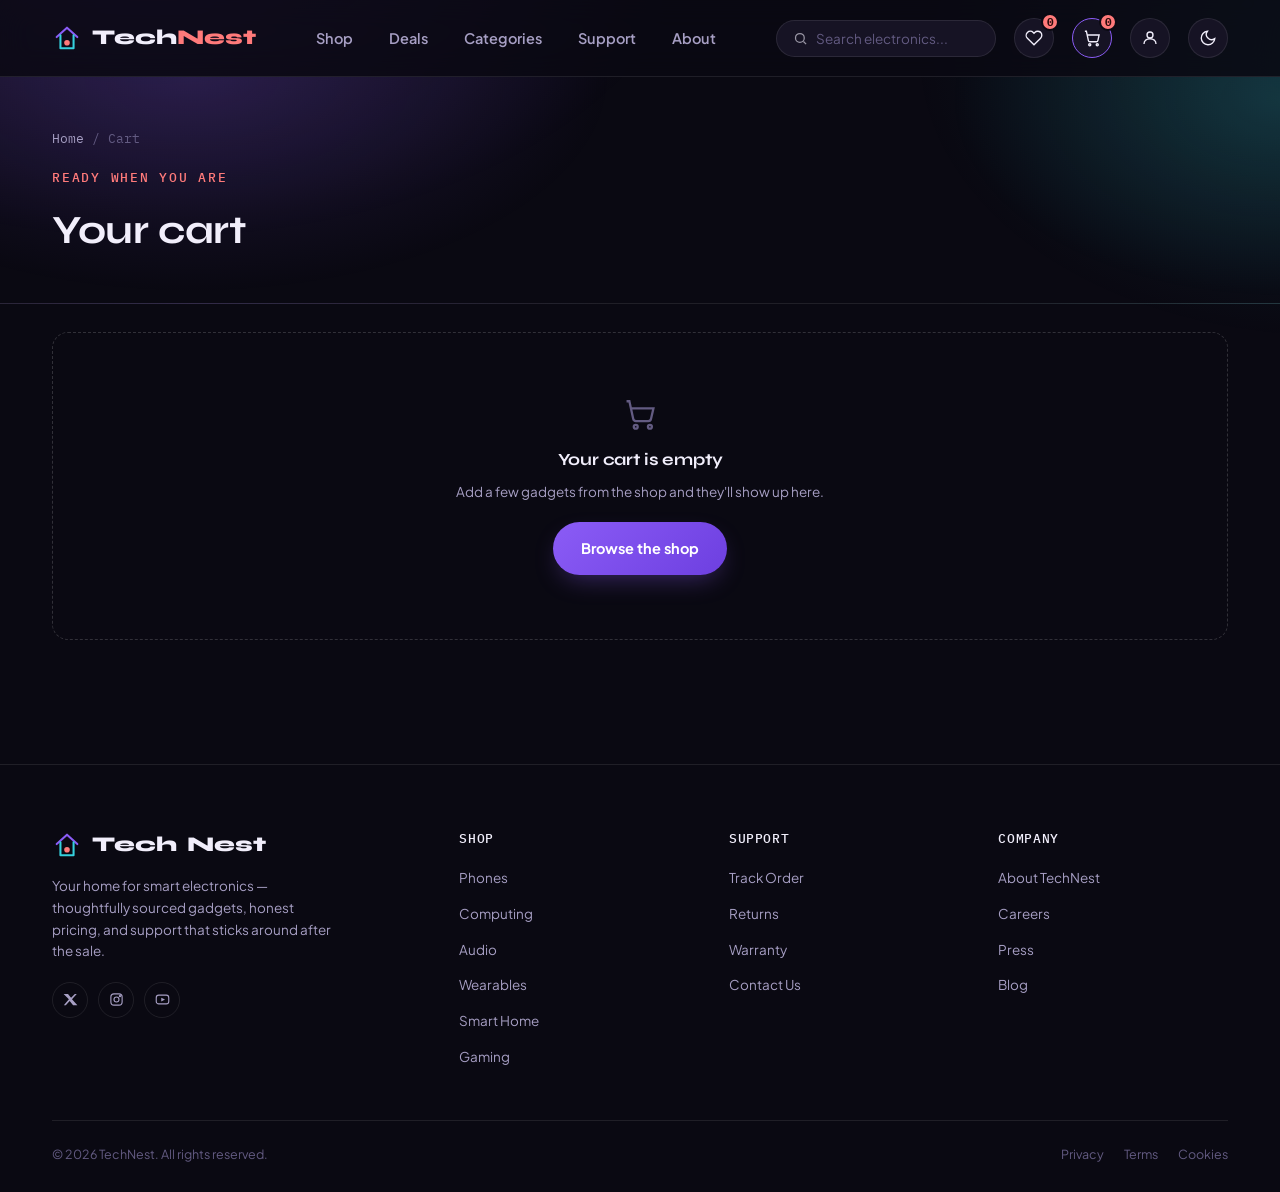
<file: cart.html>
<!DOCTYPE html>
<html lang="en">
<head>
<meta charset="UTF-8">
<meta name="viewport" content="width=device-width, initial-scale=1.0">
<title>Your Cart — TechNest</title>
<link rel="preconnect" href="https://fonts.googleapis.com">
<link rel="preconnect" href="https://fonts.gstatic.com" crossorigin>
<link href="https://fonts.googleapis.com/css2?family=Syne:wght@600;700;800&family=Plus+Jakarta+Sans:wght@400;500;600;700;800&family=IBM+Plex+Mono:wght@400;500;600&display=swap" rel="stylesheet">
<link rel="stylesheet" href="styles.css">
</head>
<body>
<script>if(localStorage.getItem('technest_theme')==='light')document.body.classList.add('light-mode');</script>

<header>
  <div class="wrap">
    <nav>
      <a href="index.html" class="logo">
        <svg class="logo-mark" viewBox="0 0 32 32" fill="none">
          <path d="M5 15 L16 5 L27 15" stroke="#8b5cf6" stroke-width="2.2" stroke-linecap="round" stroke-linejoin="round"/>
          <path d="M9 13 V27 H23 V13" stroke="#35d0dd" stroke-width="2.2" stroke-linecap="round" stroke-linejoin="round"/>
          <circle cx="16" cy="21" r="3" fill="#ff7a7a"/>
        </svg>
        <span class="logo-text">Tech<span>Nest</span></span>
      </a>

      <ul class="nav-links" id="navLinks">
        <li class="mobile-search">
          <div class="search-box">
            <svg width="15" height="15" viewBox="0 0 24 24" fill="none" stroke="currentColor" stroke-width="2"><circle cx="11" cy="11" r="7"/><path d="M21 21l-4.3-4.3"/></svg>
            <input type="text" placeholder="Search electronics...">
          </div>
        </li>
        <li><a href="shop.html">Shop</a></li>
        <li><a href="index.html#trending">Deals</a></li>
        <li><a href="index.html#categories">Categories</a></li>
        <li><a href="contact.html">Support</a></li>
        <li><a href="about.html">About</a></li>
      </ul>

      <div class="nav-right">
        <div class="search-box">
          <svg width="15" height="15" viewBox="0 0 24 24" fill="none" stroke="currentColor" stroke-width="2"><circle cx="11" cy="11" r="7"/><path d="M21 21l-4.3-4.3"/></svg>
          <input type="text" placeholder="Search electronics...">
        </div>
        <button class="icon-btn" aria-label="Wishlist" id="navWish">
          <svg width="18" height="18" viewBox="0 0 24 24" fill="none" stroke="currentColor" stroke-width="1.8"><path d="M20.8 4.6a5.5 5.5 0 0 0-7.8 0L12 5.6l-1-1a5.5 5.5 0 1 0-7.8 7.8l1 1L12 21l7.8-7.8 1-1a5.5 5.5 0 0 0 0-7.8Z"/></svg>
          <span class="cart-count" id="wishCount">0</span>
        </button>
        <a href="cart.html" class="icon-btn" aria-label="Cart" id="navCart" style="border-color:var(--violet);">
          <svg width="18" height="18" viewBox="0 0 24 24" fill="none" stroke="currentColor" stroke-width="1.8"><circle cx="9" cy="21" r="1.4"/><circle cx="19" cy="21" r="1.4"/><path d="M2.5 3h2l2.7 12.4a2 2 0 0 0 2 1.6h8.6a2 2 0 0 0 2-1.6L21.5 8H6"/></svg>
          <span class="cart-count" id="cartCount">0</span>
        </a>
        <a href="login.html" class="icon-btn" aria-label="Account">
          <svg width="18" height="18" viewBox="0 0 24 24" fill="none" stroke="currentColor" stroke-width="1.8"><circle cx="12" cy="8" r="4"/><path d="M4 20c0-4.4 3.6-7 8-7s8 2.6 8 7"/></svg>
        </a>
        <button class="icon-btn theme-toggle" aria-label="Toggle light mode" id="themeToggle">
          <svg class="icon-moon" width="18" height="18" viewBox="0 0 24 24" fill="none" stroke="currentColor" stroke-width="1.8"><path d="M21 12.79A9 9 0 1 1 11.21 3 7 7 0 0 0 21 12.79Z"/></svg>
          <svg class="icon-sun" width="18" height="18" viewBox="0 0 24 24" fill="none" stroke="currentColor" stroke-width="1.8"><circle cx="12" cy="12" r="4"/><path d="M12 2v2M12 20v2M4.93 4.93l1.41 1.41M17.66 17.66l1.41 1.41M2 12h2M20 12h2M6.34 17.66l-1.41 1.41M19.07 4.93l-1.41 1.41"/></svg>
        </button>
        <button class="burger icon-btn" aria-label="Menu" aria-expanded="false" aria-controls="navLinks" id="burgerBtn">
          <svg width="18" height="18" viewBox="0 0 24 24" fill="none" stroke="currentColor" stroke-width="2"><path d="M3 6h18M3 12h18M3 18h18"/></svg>
        </button>
      </div>
    </nav>
  </div>
</header>

<main>
  <section class="page-hero" style="padding-bottom:32px;">
    <div class="wrap">
      <div class="breadcrumb"><a href="index.html">Home</a><span>/</span><span>Cart</span></div>
      <span class="eyebrow">READY WHEN YOU ARE</span>
      <h1>Your cart</h1>
    </div>
  </section>

  <section class="section" style="padding-top:28px;">
    <div class="wrap">

      <!-- Stepper Navigation -->
      <div class="checkout-stepper" id="checkoutStepper">
        <div class="step-item active" id="stepIndicator1" onclick="goToStep(1)">
          <span class="step-num">1</span>
          <span class="step-lbl">Bag</span>
        </div>
        <span class="step-arrow">›</span>
        <div class="step-item" id="stepIndicator2" onclick="goToStep(2)">
          <span class="step-num">2</span>
          <span class="step-lbl">Delivery Address</span>
        </div>
        <span class="step-arrow">›</span>
        <div class="step-item" id="stepIndicator3" onclick="goToStep(3)">
          <span class="step-num">3</span>
          <span class="step-lbl">Payment Mode</span>
        </div>
        <span class="step-arrow">›</span>
        <div class="step-item" id="stepIndicator4">
          <span class="step-num">4</span>
          <span class="step-lbl">Confirmation</span>
        </div>
      </div>

      <div class="cart-grid" id="cartGrid">
        
        <!-- Left Column: Step Panels -->
        <div class="checkout-left-col">
          
          <!-- STEP 1: CART ITEMS -->
          <div id="stepBagContainer">
            <div class="cart-list" id="cartList"></div>
          </div>

          <!-- STEP 2: DELIVERY ADDRESS -->
          <div id="stepAddressContainer" style="display:none;">
            <div class="checkout-box">
              <div class="checkout-box-header">
                <div>
                  <div class="checkout-box-title">
                    <svg width="20" height="20" viewBox="0 0 24 24" fill="none" stroke="currentColor" stroke-width="2"><path d="M12 22s-8-4.5-8-11.8A8 8 0 0 1 12 2a8 8 0 0 1 8 8.2c0 7.3-8 11.8-8 11.8z"/><circle cx="12" cy="10" r="3"/></svg>
                    Delivery Address
                  </div>
                  <div style="font-size:12.5px; color:var(--text-muted); margin-top:2px;">Where should we deliver your order?</div>
                </div>
                <span class="checkout-badge">STEP 2 OF 3</span>
              </div>

              <!-- Saved Address Card (if available) -->
              <div id="savedAddrSection" style="display:none;">
                <div class="saved-addr-card" id="savedAddrCard">
                  <div class="saved-addr-info">
                    <h4 id="savedAddrName">John Doe <span class="checkout-badge" id="savedAddrType">HOME</span></h4>
                    <p id="savedAddrStreet">123 Tech Lane, HSR Layout</p>
                    <p id="savedAddrCity">Bengaluru, Karnataka - 560102</p>
                    <p id="savedAddrPhone" style="font-family:'IBM Plex Mono', monospace; font-size:12px; margin-top:4px;">Phone: +91 98765 43210</p>
                  </div>
                  <button type="button" class="btn btn-ghost" id="editAddrBtn" style="padding:6px 14px; font-size:12px;">Edit / New</button>
                </div>
              </div>

              <!-- Address Form -->
              <form id="addressForm">
                <div class="addr-grid">
                  <div class="field">
                    <label for="addrFullName">Full Name *</label>
                    <input type="text" id="addrFullName" placeholder="e.g. Rahul Sharma" required>
                  </div>
                  <div class="field">
                    <label for="addrPhone">Mobile Number (10 digits) *</label>
                    <input type="tel" id="addrPhone" placeholder="e.g. 9876543210" pattern="[0-9]{10}" maxlength="10" required>
                  </div>
                  <div class="field full-w">
                    <label for="addrStreet">Flat, House No., Building, Street / Road *</label>
                    <input type="text" id="addrStreet" placeholder="e.g. Flat 402, Nest Orchid, 14th Main Road" required>
                  </div>
                  <div class="field">
                    <label for="addrLandmark">Locality / Landmark (Optional)</label>
                    <input type="text" id="addrLandmark" placeholder="e.g. Near HSR BDA Complex">
                  </div>
                  <div class="field">
                    <label for="addrPin">PIN Code (6 digits) *</label>
                    <input type="text" id="addrPin" placeholder="e.g. 560102" pattern="[0-9]{6}" maxlength="6" required>
                  </div>
                  <div class="field">
                    <label for="addrCity">City / Town *</label>
                    <input type="text" id="addrCity" placeholder="e.g. Bengaluru" required>
                  </div>
                  <div class="field">
                    <label for="addrState">State *</label>
                    <select id="addrState" required>
                      <option value="">Select State</option>
                      <option value="Andhra Pradesh">Andhra Pradesh</option>
                      <option value="Delhi NCR">Delhi NCR</option>
                      <option value="Gujarat">Gujarat</option>
                      <option value="Haryana">Haryana</option>
                      <option value="Karnataka">Karnataka</option>
                      <option value="Kerala">Kerala</option>
                      <option value="Maharashtra">Maharashtra</option>
                      <option value="Punjab">Punjab</option>
                      <option value="Rajasthan">Rajasthan</option>
                      <option value="Tamil Nadu">Tamil Nadu</option>
                      <option value="Telangana">Telangana</option>
                      <option value="Uttar Pradesh">Uttar Pradesh</option>
                      <option value="West Bengal">West Bengal</option>
                      <option value="Other">Other State / UT</option>
                    </select>
                  </div>
                  <div class="field full-w" style="margin-bottom:6px;">
                    <label>Address Type</label>
                    <div class="addr-type-group">
                      <div class="addr-type-pill active" data-type="Home">🏠 Home (All Day)</div>
                      <div class="addr-type-pill" data-type="Work">🏢 Work (9am–6pm)</div>
                      <div class="addr-type-pill" data-type="Other">📍 Other</div>
                    </div>
                  </div>
                  <div class="field full-w" style="margin-bottom:0;">
                    <label class="check-row">
                      <input type="checkbox" id="saveAddrCheck" checked> Save this address for future purchases
                    </label>
                  </div>
                </div>
              </form>
            </div>
          </div>

          <!-- STEP 3: PAYMENT MODE -->
          <div id="stepPaymentContainer" style="display:none;">
            <div class="checkout-box">
              <div class="checkout-box-header">
                <div>
                  <div class="checkout-box-title">
                    <svg width="20" height="20" viewBox="0 0 24 24" fill="none" stroke="currentColor" stroke-width="2"><rect x="2" y="5" width="20" height="14" rx="2"/><line x1="2" y1="10" x2="22" y2="10"/></svg>
                    Payment Mode
                  </div>
                  <div style="font-size:12.5px; color:var(--text-muted); margin-top:2px;">Select your preferred payment method</div>
                </div>
                <span class="checkout-badge">100% SECURE</span>
              </div>

              <!-- Address Recap Strip -->
              <div style="display:flex; justify-content:space-between; align-items:center; background:var(--bg-alt); border:1px solid var(--border); border-radius:10px; padding:12px 16px; margin-bottom:18px; font-size:13px;">
                <div>
                  <span style="color:var(--text-faint); font-size:11.5px; text-transform:uppercase; letter-spacing:0.06em; font-family:'IBM Plex Mono', monospace;">DELIVERING TO:</span>
                  <div style="font-weight:700; color:var(--text); margin-top:2px;" id="paymentAddrSummary">Rahul Sharma, Bengaluru (560102)</div>
                </div>
                <button type="button" onclick="goToStep(2)" class="btn btn-ghost" style="padding:4px 10px; font-size:11.5px;">Change</button>
              </div>

              <!-- Payment Options List -->
              <div class="payment-methods-list">
                
                <!-- Option 1: UPI -->
                <div class="payment-option active" data-method="upi">
                  <div class="payment-header" onclick="selectPaymentMethod('upi')">
                    <div class="payment-header-left">
                      <div class="payment-radio"></div>
                      <div>
                        <div class="payment-title">
                          UPI / QR Code
                          <span class="checkout-badge" style="background:var(--cyan-soft); color:var(--cyan);">FASTEST</span>
                        </div>
                        <div class="payment-sub">Google Pay, PhonePe, Paytm, BHIM, Cred</div>
                      </div>
                    </div>
                    <div class="payment-icon-group">
                      <span style="font-family:'IBM Plex Mono', monospace; font-size:12px; font-weight:700; color:var(--cyan);">0% FEE</span>
                    </div>
                  </div>
                  <div class="payment-subpanel">
                    <div class="upi-quick-apps">
                      <div class="upi-app-btn active" data-app="gpay">
                        <span>⚡ GPay</span>
                      </div>
                      <div class="upi-app-btn" data-app="phonepe">
                        <span>🟣 PhonePe</span>
                      </div>
                      <div class="upi-app-btn" data-app="paytm">
                        <span>🔵 Paytm</span>
                      </div>
                      <div class="upi-app-btn" data-app="qr">
                        <span>📷 Scan QR</span>
                      </div>
                    </div>
                    <div id="upiIdForm">
                      <label style="font-size:12px; color:var(--text-muted); margin-bottom:6px; display:block;">Enter UPI ID / VPA</label>
                      <div class="upi-inline-form">
                        <input type="text" id="upiIdInput" placeholder="mobileNumber@upi or name@okhdfcbank" value="user@okhdfcbank">
                        <button type="button" class="btn btn-ghost" id="verifyUpiBtn" style="padding:0 16px; font-size:12px;">Verify</button>
                      </div>
                      <div class="upi-verify-badge" id="upiVerifyBadge">
                        <svg width="14" height="14" viewBox="0 0 24 24" fill="none" stroke="currentColor" stroke-width="2.4"><path d="M20 6 9 17l-5-5"/></svg>
                        <span>Verified Account (TechNest Secure Pay)</span>
                      </div>
                    </div>
                    <div id="upiQrForm" style="display:none;">
                      <div class="qr-container">
                        <svg width="120" height="120" viewBox="0 0 100 100" fill="none" style="margin:0 auto; display:block; background:#fff; padding:8px; border-radius:8px;">
                          <!-- Simulated stylized QR code -->
                          <rect width="100" height="100" fill="#ffffff"/>
                          <rect x="10" y="10" width="28" height="28" fill="#000000"/>
                          <rect x="14" y="14" width="20" height="20" fill="#ffffff"/>
                          <rect x="18" y="18" width="12" height="12" fill="#000000"/>
                          <rect x="62" y="10" width="28" height="28" fill="#000000"/>
                          <rect x="66" y="14" width="20" height="20" fill="#ffffff"/>
                          <rect x="70" y="18" width="12" height="12" fill="#000000"/>
                          <rect x="10" y="62" width="28" height="28" fill="#000000"/>
                          <rect x="14" y="66" width="20" height="20" fill="#ffffff"/>
                          <rect x="18" y="70" width="12" height="12" fill="#000000"/>
                          <rect x="44" y="14" width="8" height="8" fill="#000000"/>
                          <rect x="44" y="30" width="8" height="18" fill="#000000"/>
                          <rect x="14" y="44" width="18" height="8" fill="#000000"/>
                          <rect x="62" y="44" width="24" height="8" fill="#000000"/>
                          <rect x="44" y="62" width="8" height="24" fill="#000000"/>
                          <rect x="62" y="62" width="12" height="12" fill="#000000"/>
                          <rect x="80" y="76" width="10" height="10" fill="#000000"/>
                        </svg>
                        <p style="font-size:12.5px; color:var(--text); margin-top:8px; font-weight:600;">Scan with any UPI app to pay</p>
                        <span style="font-size:11px; color:var(--text-faint); font-family:'IBM Plex Mono', monospace;">QR code active for 10:00</span>
                      </div>
                    </div>
                  </div>
                </div>

                <!-- Option 2: Credit/Debit Card -->
                <div class="payment-option" data-method="card">
                  <div class="payment-header" onclick="selectPaymentMethod('card')">
                    <div class="payment-header-left">
                      <div class="payment-radio"></div>
                      <div>
                        <div class="payment-title">Credit or Debit Card</div>
                        <div class="payment-sub">Visa, Mastercard, RuPay, Maestro, Diners</div>
                      </div>
                    </div>
                    <div class="payment-icon-group">
                      <span class="card-brand-tag">VISA</span>
                      <span class="card-brand-tag">MC</span>
                      <span class="card-brand-tag">RuPay</span>
                    </div>
                  </div>
                  <div class="payment-subpanel">
                    <div class="addr-grid">
                      <div class="field full-w">
                        <label for="cardNumInput">Card Number</label>
                        <input type="text" id="cardNumInput" placeholder="4532 •••• •••• 8920" maxlength="19">
                      </div>
                      <div class="field full-w">
                        <label for="cardHolderInput">Name on Card</label>
                        <input type="text" id="cardHolderInput" placeholder="Name as printed on card">
                      </div>
                      <div class="field">
                        <label for="cardExpInput">Valid Thru (MM/YY)</label>
                        <input type="text" id="cardExpInput" placeholder="08/29" maxlength="5">
                      </div>
                      <div class="field">
                        <label for="cardCvvInput">CVV (3 Digits)</label>
                        <input type="password" id="cardCvvInput" placeholder="•••" maxlength="4">
                      </div>
                    </div>
                    <div style="font-size:11px; color:var(--text-faint); margin-top:4px; display:flex; align-items:center; gap:6px;">
                      🔒 Card details are encrypted with 256-bit bank grade security (RBI Tokenized).
                    </div>
                  </div>
                </div>

                <!-- Option 3: Net Banking -->
                <div class="payment-option" data-method="netbanking">
                  <div class="payment-header" onclick="selectPaymentMethod('netbanking')">
                    <div class="payment-header-left">
                      <div class="payment-radio"></div>
                      <div>
                        <div class="payment-title">Net Banking</div>
                        <div class="payment-sub">All major Indian banks supported</div>
                      </div>
                    </div>
                  </div>
                  <div class="payment-subpanel">
                    <div class="bank-grid">
                      <div class="bank-btn active" data-bank="HDFC">HDFC Bank</div>
                      <div class="bank-btn" data-bank="ICICI">ICICI Bank</div>
                      <div class="bank-btn" data-bank="SBI">SBI</div>
                      <div class="bank-btn" data-bank="Axis">Axis Bank</div>
                      <div class="bank-btn" data-bank="Kotak">Kotak Bank</div>
                      <div class="bank-btn" data-bank="Airtel">Airtel Payments</div>
                    </div>
                    <div class="field" style="margin-bottom:0;">
                      <select id="otherBanksSelect">
                        <option value="">Or select from other banks...</option>
                        <option value="Bank of Baroda">Bank of Baroda</option>
                        <option value="Canara Bank">Canara Bank</option>
                        <option value="Punjab National Bank">Punjab National Bank</option>
                        <option value="Union Bank of India">Union Bank of India</option>
                        <option value="IndusInd Bank">IndusInd Bank</option>
                        <option value="Federal Bank">Federal Bank</option>
                        <option value="IDFC FIRST Bank">IDFC FIRST Bank</option>
                        <option value="Yes Bank">Yes Bank</option>
                      </select>
                    </div>
                  </div>
                </div>

                <!-- Option 4: Cash on Delivery (COD) -->
                <div class="payment-option" data-method="cod">
                  <div class="payment-header" onclick="selectPaymentMethod('cod')">
                    <div class="payment-header-left">
                      <div class="payment-radio"></div>
                      <div>
                        <div class="payment-title">
                          Cash on Delivery (COD)
                          <span class="checkout-badge" style="background:rgba(74,222,128,0.15); color:var(--good);">NO ADVANCE PAYMENT</span>
                        </div>
                        <div class="payment-sub">Pay in cash or UPI to delivery executive at your doorstep</div>
                      </div>
                    </div>
                  </div>
                  <div class="payment-subpanel">
                    <p style="font-size:13px; color:var(--text-muted); margin-bottom:10px;">
                      Please keep exact cash or pay via UPI QR code directly to the courier executive upon delivery.
                    </p>
                    <label style="font-size:12px; color:var(--text-muted); display:block;">Enter verification code to confirm COD order:</label>
                    <div class="cod-captcha-wrap">
                      <div class="cod-captcha-code" id="codCaptchaDisplay">7492</div>
                      <input type="text" id="codCaptchaInput" placeholder="Enter code" style="width:130px; font-family:'IBM Plex Mono', monospace; font-size:15px; font-weight:700; text-align:center;" maxlength="4">
                      <button type="button" class="btn btn-ghost" id="refreshCaptchaBtn" title="Refresh code" style="padding:8px 12px; font-size:12px;">↻ New</button>
                    </div>
                  </div>
                </div>

                <!-- Option 5: No Cost EMI -->
                <div class="payment-option" data-method="emi">
                  <div class="payment-header" onclick="selectPaymentMethod('emi')">
                    <div class="payment-header-left">
                      <div class="payment-radio"></div>
                      <div>
                        <div class="payment-title">
                          EMI / Pay Later
                          <span class="checkout-badge" style="background:var(--coral-soft); color:var(--coral);">NO COST EMI</span>
                        </div>
                        <div class="payment-sub">Easy monthly installments on credit/debit cards</div>
                      </div>
                    </div>
                  </div>
                  <div class="payment-subpanel">
                    <div style="font-size:13px; color:var(--text-muted); line-height:1.6;">
                      Enjoy 3 to 12 months No Cost EMI across all major banks. Available for orders above ₹3,000.
                      <div style="margin-top:8px; padding:10px; background:var(--bg-alt); border-radius:8px; border:1px solid var(--border);">
                        ✨ Selected Plan: <strong>3 Months @ 0% Interest</strong> (No processing fee)
                      </div>
                    </div>
                  </div>
                </div>

              </div>

            </div>
          </div>

        </div>

        <!-- Right Column: Order Summary -->
        <div class="cart-summary" id="cartSummary">
          <h3 id="summaryTitle">Order summary</h3>
          
          <!-- Items Mini List on summary -->
          <div id="summaryItemsList" style="display:none; margin-bottom:14px; padding-bottom:12px; border-bottom:1px solid var(--border);"></div>

          <div class="summary-row"><span>Subtotal</span><span class="val" id="sumSubtotal">₹0</span></div>
          <div class="summary-row"><span>Shipping</span><span class="val" id="sumShipping">₹0</span></div>
          <div class="summary-row" id="sumDiscountRow" style="display:none;"><span>Promo discount</span><span class="val" id="sumDiscount">−₹0</span></div>
          <div class="summary-row total"><span>Total Payable</span><span class="val" id="sumTotal">₹0</span></div>
          
          <div class="promo-row" id="promoRow">
            <input type="text" id="promoInput" placeholder="Promo code (e.g. NEST10)">
            <button type="button" id="promoBtn">Apply</button>
          </div>

          <!-- Dynamic Action Buttons depending on Step -->
          <button class="btn btn-primary" id="mainCheckoutBtn">Proceed to Address →</button>
          <button class="btn btn-ghost" id="backStepBtn" style="width:100%; margin-top:8px; display:none;">← Back</button>

          <div class="cart-note" id="freeShipNote">Free express shipping automatically applied over ₹4,999</div>

          <!-- Trust Badges -->
          <div class="checkout-trust-badges">
            <div class="checkout-trust-item">
              <svg width="15" height="15" viewBox="0 0 24 24" fill="none" stroke="currentColor" stroke-width="2" style="color:var(--good);"><path d="M12 22s8-4 8-10V5l-8-3-8 3v7c0 6 8 10 8 10z"/></svg>
              <span>100% Genuine electronics with 2-Year warranty</span>
            </div>
            <div class="checkout-trust-item">
              <svg width="15" height="15" viewBox="0 0 24 24" fill="none" stroke="currentColor" stroke-width="2" style="color:var(--cyan);"><rect x="3" y="11" width="18" height="11" rx="2" ry="2"/><path d="M7 11V7a5 5 0 0 1 10 0v4"/></svg>
              <span>Bank-grade 256-bit encrypted checkout</span>
            </div>
            <div class="checkout-trust-item">
              <svg width="15" height="15" viewBox="0 0 24 24" fill="none" stroke="currentColor" stroke-width="2" style="color:var(--coral);"><path d="M21 16V8a2 2 0 0 0-1-1.73l-7-4a2 2 0 0 0-2 0l-7 4A2 2 0 0 0 3 8v8a2 2 0 0 0 1 1.73l7 4a2 2 0 0 0 2 0l7-4A2 2 0 0 0 21 16z"/></svg>
              <span>30-Day hassle-free doorstep returns</span>
            </div>
          </div>

        </div>
      </div>

      <!-- Empty Cart State -->
      <div class="empty-state" id="cartEmpty" style="display:none;">
        <svg width="34" height="34" viewBox="0 0 24 24" fill="none" stroke="currentColor" stroke-width="1.6"><circle cx="9" cy="21" r="1.4"/><circle cx="19" cy="21" r="1.4"/><path d="M2.5 3h2l2.7 12.4a2 2 0 0 0 2 1.6h8.6a2 2 0 0 0 2-1.6L21.5 8H6"/></svg>
        <h4>Your cart is empty</h4>
        <p>Add a few gadgets from the shop and they'll show up here.</p>
        <a href="shop.html" class="btn btn-primary">Browse the shop</a>
      </div>

      <!-- Order Confirmed State (Rich Success Screen) -->
      <div id="orderPlaced" style="display:none;" class="order-success-wrap">
        <div class="order-success-hero">
          <div class="order-check-icon">
            <svg width="34" height="34" viewBox="0 0 24 24" fill="none" stroke="currentColor" stroke-width="2.6"><path d="M20 6 9 17l-5-5"/></svg>
          </div>
          <span class="eyebrow" style="color:var(--good);">THANK YOU FOR YOUR PURCHASE</span>
          <h2 style="font-size:28px; margin:6px 0 10px;">Order Successfully Placed!</h2>
          <p style="color:var(--text-muted); font-size:14px; max-width:560px; margin:0 auto;">
            We've received your order and our logistics team is preparing it for rapid dispatch. A confirmation notification has been queued.
          </p>

          <div class="order-id-tag">
            <span>Order ID: <strong id="confirmedOrderNum">TN-748291</strong></span>
            <button type="button" class="copy-id-btn" id="copyOrderBtn" title="Copy Order ID">
              <svg width="13" height="13" viewBox="0 0 24 24" fill="none" stroke="currentColor" stroke-width="2"><rect x="9" y="9" width="13" height="13" rx="2"/><path d="M5 15H4a2 2 0 0 1-2-2V4a2 2 0 0 1 2-2h9a2 2 0 0 1 2 2v1"/></svg>
              Copy
            </button>
          </div>

          <!-- Order Status Timeline -->
          <div class="order-timeline">
            <div class="ot-step done">
              <div class="ot-step-dot"></div>
              <div class="ot-step-title">Order Confirmed</div>
              <div class="ot-step-sub" id="otDatePlaced">Today</div>
            </div>
            <div class="ot-step active">
              <div class="ot-step-dot"></div>
              <div class="ot-step-title">Processing</div>
              <div class="ot-step-sub">Warehouse Bengaluru</div>
            </div>
            <div class="ot-step">
              <div class="ot-step-dot"></div>
              <div class="ot-step-title">Shipped</div>
              <div class="ot-step-sub">Bluedart Express</div>
            </div>
            <div class="ot-step">
              <div class="ot-step-dot"></div>
              <div class="ot-step-title">Expected Delivery</div>
              <div class="ot-step-sub" id="otDateDelivery">2-3 Business Days</div>
            </div>
          </div>
        </div>

        <!-- Order Details Recaps -->
        <div class="order-details-grid">
          <div class="order-detail-card">
            <h4>
              <svg width="16" height="16" viewBox="0 0 24 24" fill="none" stroke="currentColor" stroke-width="2"><path d="M12 22s-8-4.5-8-11.8A8 8 0 0 1 12 2a8 8 0 0 1 8 8.2c0 7.3-8 11.8-8 11.8z"/><circle cx="12" cy="10" r="3"/></svg>
              Delivery Address
            </h4>
            <p><strong id="confirmedName">Rahul Sharma</strong> (<span id="confirmedType">HOME</span>)</p>
            <p id="confirmedStreet">Flat 402, Nest Orchid, 14th Main Road</p>
            <p id="confirmedCity">Bengaluru, Karnataka - 560102</p>
            <p id="confirmedPhone" style="font-family:'IBM Plex Mono', monospace; font-size:12px; margin-top:6px; color:var(--text);">Phone: +91 98765 43210</p>
          </div>

          <div class="order-detail-card">
            <h4>
              <svg width="16" height="16" viewBox="0 0 24 24" fill="none" stroke="currentColor" stroke-width="2"><rect x="2" y="5" width="20" height="14" rx="2"/><line x1="2" y1="10" x2="22" y2="10"/></svg>
              Payment & Invoice
            </h4>
            <p>Payment Mode: <strong id="confirmedPaymentMode">UPI (user@okhdfcbank)</strong></p>
            <p>Payment Status: <span style="color:var(--good); font-weight:700;" id="confirmedPaymentStatus">Paid / Verified</span></p>
            <p>Total Paid: <strong id="confirmedTotal" style="font-family:'IBM Plex Mono', monospace; color:var(--cyan);">₹0</strong></p>
            <p style="font-size:12px; color:var(--text-faint); margin-top:6px;">2-Year warranty registered to order ID.</p>
          </div>
        </div>

        <!-- Ordered Items Summary Table -->
        <div class="order-items-card">
          <h4>Items in this order</h4>
          <div id="confirmedItemsList"></div>
        </div>

        <!-- Order Success CTA Buttons -->
        <div class="order-cta-row">
          <a href="#" id="trackOrderBtn" class="btn btn-primary">
            <svg width="16" height="16" viewBox="0 0 24 24" fill="none" stroke="currentColor" stroke-width="2"><path d="M12 22s7-6.3 7-12a7 7 0 1 0-14 0c0 5.7 7 12 7 12Z"/><circle cx="12" cy="10" r="2.5"/></svg>
            Track Order Status
          </a>
          <button type="button" class="btn btn-ghost" onclick="window.print()">
            <svg width="16" height="16" viewBox="0 0 24 24" fill="none" stroke="currentColor" stroke-width="2"><polyline points="6 9 6 2 18 2 18 9"/><path d="M6 18H4a2 2 0 0 1-2-2v-5a2 2 0 0 1 2-2h16a2 2 0 0 1 2 2v5a2 2 0 0 1-2 2h-2"/><rect x="6" y="14" width="12" height="8"/></svg>
            Print Receipt / Invoice
          </button>
          <a href="shop.html" class="btn btn-ghost">Continue Shopping</a>
        </div>

      </div>

    </div>
  </section>
</main>

<footer>
  <div class="wrap">
    <div class="foot-grid">
      <div class="foot-brand">
        <a href="index.html" class="logo">
          <svg class="logo-mark" viewBox="0 0 32 32" fill="none">
            <path d="M5 15 L16 5 L27 15" stroke="#8b5cf6" stroke-width="2.2" stroke-linecap="round" stroke-linejoin="round"/>
            <path d="M9 13 V27 H23 V13" stroke="#35d0dd" stroke-width="2.2" stroke-linecap="round" stroke-linejoin="round"/>
            <circle cx="16" cy="21" r="3" fill="#ff7a7a"/>
          </svg>
          Tech<span>Nest</span>
        </a>
        <p>Your home for smart electronics — thoughtfully sourced gadgets, honest pricing, and support that sticks around after the sale.</p>
        <div class="social-row">
          <a href="#" aria-label="Twitter/X"><svg width="15" height="15" viewBox="0 0 24 24" fill="currentColor"><path d="M18.9 3H22l-7.6 8.7L23 21h-6.9l-5.4-6.6L4.5 21H1.3l8.1-9.3L1 3h7l4.9 6.1L18.9 3Z"/></svg></a>
          <a href="#" aria-label="Instagram"><svg width="15" height="15" viewBox="0 0 24 24" fill="none" stroke="currentColor" stroke-width="1.8"><rect x="3" y="3" width="18" height="18" rx="5"/><circle cx="12" cy="12" r="4"/><circle cx="17.5" cy="6.5" r="1"/></svg></a>
          <a href="#" aria-label="YouTube"><svg width="15" height="15" viewBox="0 0 24 24" fill="none" stroke="currentColor" stroke-width="1.8"><rect x="2" y="5" width="20" height="14" rx="4"/><path d="M10 9l6 3-6 3V9Z" fill="currentColor" stroke="none"/></svg></a>
        </div>
      </div>
      <div class="foot-col">
        <h5>Shop</h5>
        <ul>
          <li><a href="shop.html?cat=phones">Phones</a></li>
          <li><a href="shop.html?cat=computing">Computing</a></li>
          <li><a href="shop.html?cat=audio">Audio</a></li>
          <li><a href="shop.html?cat=wearables">Wearables</a></li>
          <li><a href="shop.html?cat=home">Smart Home</a></li>
          <li><a href="shop.html?cat=gaming">Gaming</a></li>
        </ul>
      </div>
      <div class="foot-col">
        <h5>Support</h5>
        <ul>
          <li><a href="contact.html">Track Order</a></li>
          <li><a href="contact.html">Returns</a></li>
          <li><a href="contact.html">Warranty</a></li>
          <li><a href="contact.html">Contact Us</a></li>
        </ul>
      </div>
      <div class="foot-col">
        <h5>Company</h5>
        <ul>
          <li><a href="about.html">About TechNest</a></li>
          <li><a href="about.html#careers">Careers</a></li>
          <li><a href="about.html">Press</a></li>
          <li><a href="about.html">Blog</a></li>
        </ul>
      </div>
    </div>
    <div class="foot-bottom">
      <span>© 2026 TechNest. All rights reserved.</span>
      <div>
        <a href="#">Privacy</a>
        <a href="#">Terms</a>
        <a href="#">Cookies</a>
      </div>
    </div>
  </div>
</footer>

<div class="toast" id="toast">
  <svg width="16" height="16" viewBox="0 0 24 24" fill="none" stroke="currentColor" stroke-width="2.4"><path d="M20 6 9 17l-5-5"/></svg>
  <span id="toastMsg">Added to cart</span>
</div>

<script src="data.js"></script>
<script src="common.js"></script>
<script src="cart.js"></script>

</body>
</html>
</file>
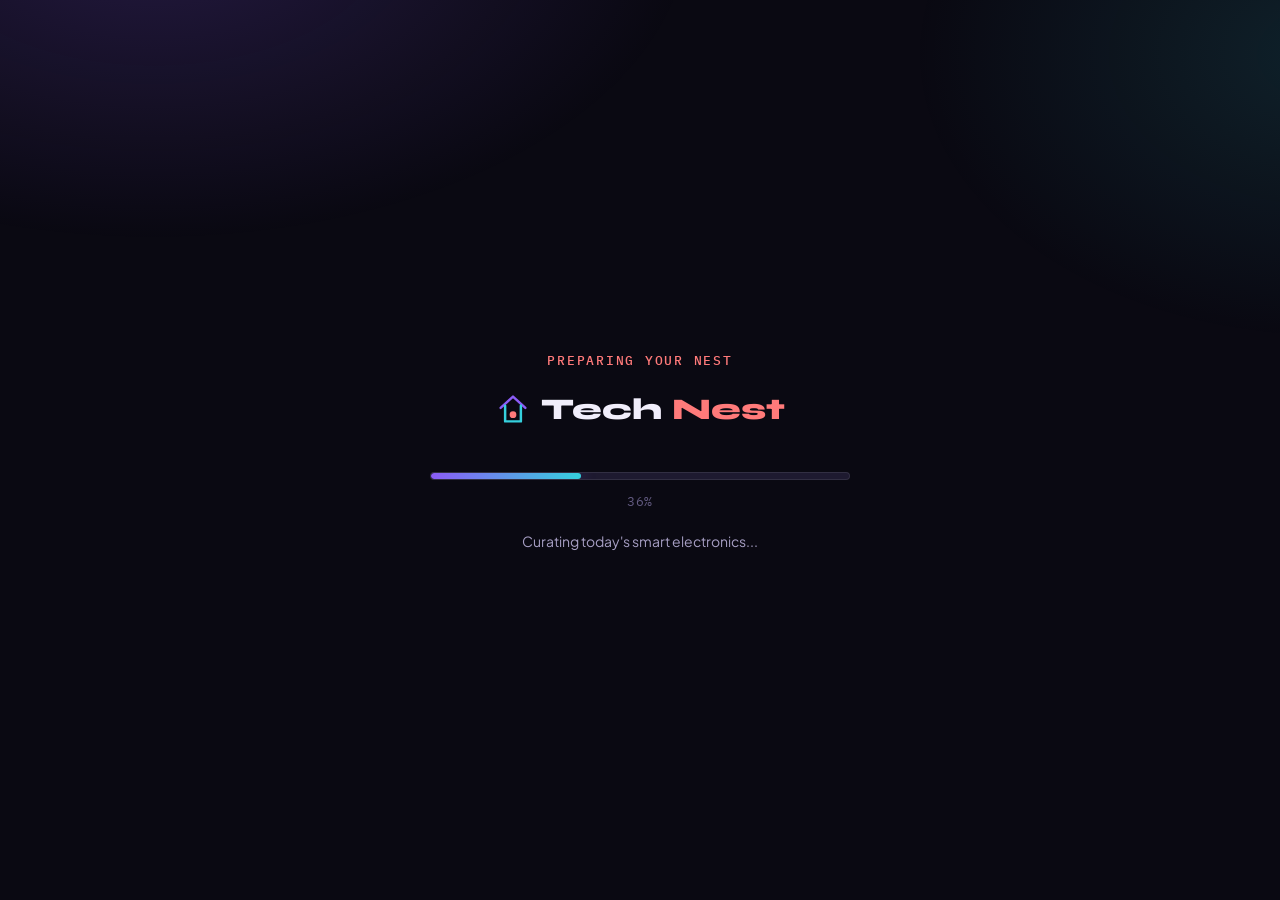
<file: loading.html>
<!DOCTYPE html>
<html lang="en">
<head>
<meta charset="UTF-8">
<meta name="viewport" content="width=device-width, initial-scale=1.0">
<title>TechNest — Loading</title>
<link rel="preconnect" href="https://fonts.googleapis.com">
<link rel="preconnect" href="https://fonts.gstatic.com" crossorigin>
<link href="https://fonts.googleapis.com/css2?family=Syne:wght@600;700;800&family=Plus+Jakarta+Sans:wght@400;500;600;700;800&family=IBM+Plex+Mono:wght@400;500;600&display=swap" rel="stylesheet">
<link rel="stylesheet" href="styles.css">
</head>
<body class="loader-body">

  <div class="loader-wrap">
    <span class="eyebrow">PREPARING YOUR NEST</span>

    <div class="loader-logo">
      <svg viewBox="0 0 32 32" fill="none">
        <path d="M5 15 L16 5 L27 15" stroke="#8b5cf6" stroke-width="2.2" stroke-linecap="round" stroke-linejoin="round"/>
        <path d="M9 13 V27 H23 V13" stroke="#35d0dd" stroke-width="2.2" stroke-linecap="round" stroke-linejoin="round"/>
        <circle cx="16" cy="21" r="3" fill="#ff7a7a"/>
      </svg>
      Tech<span>Nest</span>
    </div>

    <div class="bar-track">
      <div class="bar-fill" id="barFill"></div>
    </div>
    <div class="bar-pct" id="barPct">0%</div>

    <p class="loader-msg" id="loaderMsg">On loading, the website will open — hang tight...</p>
  </div>

<script>
  const messages = [
    "On loading, the website will open — hang tight...",
    "Curating today's smart electronics...",
    "Almost there — welcome to TechNest..."
  ];
  const msgEl = document.getElementById('loaderMsg');
  const fillEl = document.getElementById('barFill');
  const pctEl = document.getElementById('barPct');

  const duration = 3000; // 3 seconds
  const start = performance.now();

  function frame(now){
    const elapsed = now - start;
    const progress = Math.min(1, elapsed / duration);
    const pct = Math.round(progress * 100);

    fillEl.style.width = pct + '%';
    pctEl.textContent = pct + '%';

    const msgIndex = Math.min(messages.length - 1, Math.floor(progress * messages.length));
    msgEl.textContent = messages[msgIndex];

    if (progress < 1) {
      requestAnimationFrame(frame);
    } else {
      window.location.href = 'index.html';
    }
  }

  requestAnimationFrame(frame);
</script>

</body>
</html>
</file>
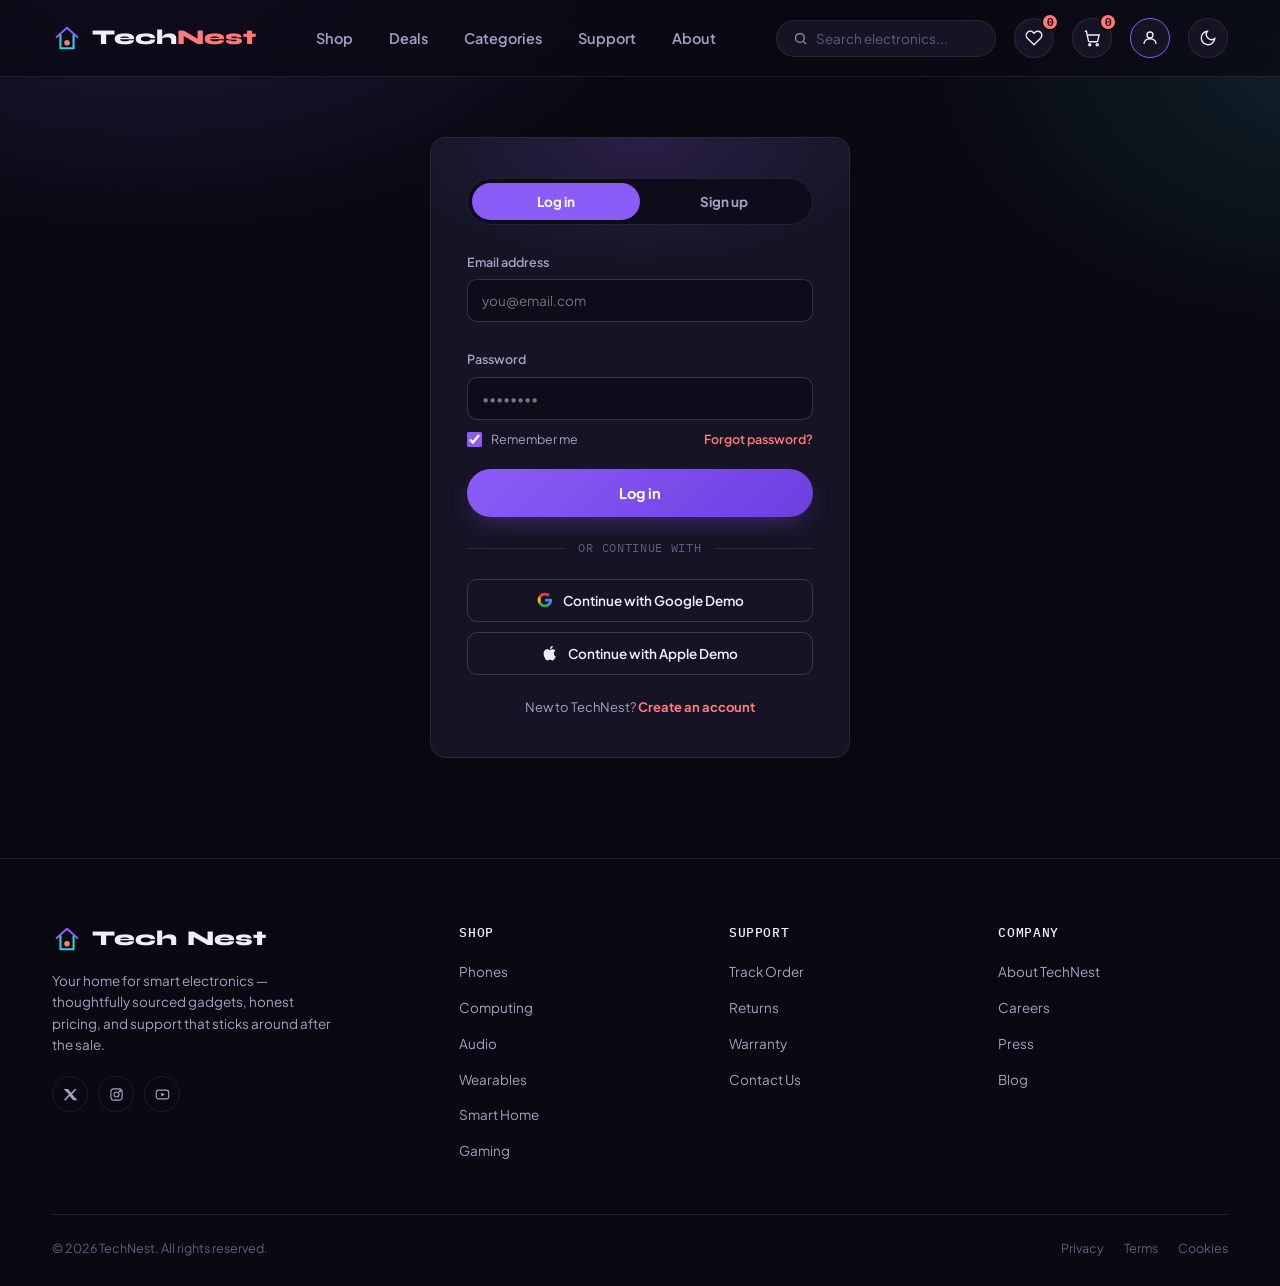
<file: login.html>
<!DOCTYPE html>
<html lang="en">
<head>
<meta charset="UTF-8">
<meta name="viewport" content="width=device-width, initial-scale=1.0">
<title>Log In or Sign Up — TechNest</title>
<link rel="preconnect" href="https://fonts.googleapis.com">
<link rel="preconnect" href="https://fonts.gstatic.com" crossorigin>
<link href="https://fonts.googleapis.com/css2?family=Syne:wght@600;700;800&family=Plus+Jakarta+Sans:wght@400;500;600;700;800&family=IBM+Plex+Mono:wght@400;500;600&display=swap" rel="stylesheet">
<link rel="stylesheet" href="styles.css">
</head>
<body>
<script>if(localStorage.getItem('technest_theme')==='light')document.body.classList.add('light-mode');</script>

<header>
  <div class="wrap">
    <nav>
      <a href="index.html" class="logo">
        <svg class="logo-mark" viewBox="0 0 32 32" fill="none">
          <path d="M5 15 L16 5 L27 15" stroke="#8b5cf6" stroke-width="2.2" stroke-linecap="round" stroke-linejoin="round"/>
          <path d="M9 13 V27 H23 V13" stroke="#35d0dd" stroke-width="2.2" stroke-linecap="round" stroke-linejoin="round"/>
          <circle cx="16" cy="21" r="3" fill="#ff7a7a"/>
        </svg>
        <span class="logo-text">Tech<span>Nest</span></span>
      </a>

      <ul class="nav-links" id="navLinks">
        <li class="mobile-search">
          <div class="search-box">
            <svg width="15" height="15" viewBox="0 0 24 24" fill="none" stroke="currentColor" stroke-width="2"><circle cx="11" cy="11" r="7"/><path d="M21 21l-4.3-4.3"/></svg>
            <input type="text" placeholder="Search electronics...">
          </div>
        </li>
        <li><a href="shop.html">Shop</a></li>
        <li><a href="index.html#trending">Deals</a></li>
        <li><a href="index.html#categories">Categories</a></li>
        <li><a href="contact.html">Support</a></li>
        <li><a href="about.html">About</a></li>
      </ul>

      <div class="nav-right">
        <div class="search-box">
          <svg width="15" height="15" viewBox="0 0 24 24" fill="none" stroke="currentColor" stroke-width="2"><circle cx="11" cy="11" r="7"/><path d="M21 21l-4.3-4.3"/></svg>
          <input type="text" placeholder="Search electronics...">
        </div>
        <button class="icon-btn" aria-label="Wishlist" id="navWish">
          <svg width="18" height="18" viewBox="0 0 24 24" fill="none" stroke="currentColor" stroke-width="1.8"><path d="M20.8 4.6a5.5 5.5 0 0 0-7.8 0L12 5.6l-1-1a5.5 5.5 0 1 0-7.8 7.8l1 1L12 21l7.8-7.8 1-1a5.5 5.5 0 0 0 0-7.8Z"/></svg>
          <span class="cart-count" id="wishCount">0</span>
        </button>
        <a href="cart.html" class="icon-btn" aria-label="Cart" id="navCart">
          <svg width="18" height="18" viewBox="0 0 24 24" fill="none" stroke="currentColor" stroke-width="1.8"><circle cx="9" cy="21" r="1.4"/><circle cx="19" cy="21" r="1.4"/><path d="M2.5 3h2l2.7 12.4a2 2 0 0 0 2 1.6h8.6a2 2 0 0 0 2-1.6L21.5 8H6"/></svg>
          <span class="cart-count" id="cartCount">0</span>
        </a>
        <a href="login.html" class="icon-btn" aria-label="Account" style="border-color:var(--violet);">
          <svg width="18" height="18" viewBox="0 0 24 24" fill="none" stroke="currentColor" stroke-width="1.8"><circle cx="12" cy="8" r="4"/><path d="M4 20c0-4.4 3.6-7 8-7s8 2.6 8 7"/></svg>
        </a>
        <button class="icon-btn theme-toggle" aria-label="Toggle light mode" id="themeToggle">
          <svg class="icon-moon" width="18" height="18" viewBox="0 0 24 24" fill="none" stroke="currentColor" stroke-width="1.8"><path d="M21 12.79A9 9 0 1 1 11.21 3 7 7 0 0 0 21 12.79Z"/></svg>
          <svg class="icon-sun" width="18" height="18" viewBox="0 0 24 24" fill="none" stroke="currentColor" stroke-width="1.8"><circle cx="12" cy="12" r="4"/><path d="M12 2v2M12 20v2M4.93 4.93l1.41 1.41M17.66 17.66l1.41 1.41M2 12h2M20 12h2M6.34 17.66l-1.41 1.41M19.07 4.93l-1.41 1.41"/></svg>
        </button>
        <button class="burger icon-btn" aria-label="Menu" aria-expanded="false" aria-controls="navLinks" id="burgerBtn">
          <svg width="18" height="18" viewBox="0 0 24 24" fill="none" stroke="currentColor" stroke-width="2"><path d="M3 6h18M3 12h18M3 18h18"/></svg>
        </button>
      </div>
    </nav>
  </div>
</header>

<main>
  <div class="auth-wrap">
    
    <!-- AUTH CARD (when logged out) -->
    <div class="auth-card reveal" id="authCard">
      <div class="auth-tabs">
        <button class="auth-tab active" data-form="loginForm">Log in</button>
        <button class="auth-tab" data-form="signupForm">Sign up</button>
      </div>

      <div id="authAlert" style="display:none; padding:12px; margin-bottom:14px; border-radius:10px; font-size:13px; font-weight:600;"></div>

      <form class="auth-form active" id="loginForm">
        <div class="field">
          <label for="liEmail">Email address</label>
          <input type="email" id="liEmail" placeholder="you@email.com" required>
        </div>
        <div class="field" style="margin-bottom:0;">
          <label for="liPass">Password</label>
          <input type="password" id="liPass" placeholder="••••••••" required minlength="6">
        </div>
        <div class="auth-meta">
          <label class="check-row"><input type="checkbox" id="liRemember" checked> Remember me</label>
          <a href="#" id="forgotPassLink">Forgot password?</a>
        </div>
        <button type="submit" class="btn btn-primary">Log in</button>
      </form>

      <form class="auth-form" id="signupForm">
        <div class="field">
          <label for="suName">Full name</label>
          <input type="text" id="suName" placeholder="Your name" required>
        </div>
        <div class="field">
          <label for="suEmail">Email address</label>
          <input type="email" id="suEmail" placeholder="you@email.com" required>
        </div>
        <div class="field" style="margin-bottom:0;">
          <label for="suPass">Password</label>
          <input type="password" id="suPass" placeholder="At least 6 characters" required minlength="6">
        </div>
        <div class="auth-meta">
          <label class="check-row"><input type="checkbox" required checked> I agree to the Terms & Privacy Policy</label>
        </div>
        <button type="submit" class="btn btn-primary">Create account</button>
      </form>

      <div class="auth-divider">or continue with</div>
      <div class="social-auth">
        <button type="button" id="googleAuth">
          <svg width="16" height="16" viewBox="0 0 24 24"><path fill="#4285F4" d="M22.56 12.25c0-.78-.07-1.53-.2-2.25H12v4.26h5.92a5.06 5.06 0 0 1-2.2 3.32v2.77h3.57c2.08-1.92 3.28-4.74 3.28-8.1z"/><path fill="#34A853" d="M12 23c2.97 0 5.46-.98 7.28-2.66l-3.57-2.77c-.99.66-2.25 1.06-3.71 1.06-2.86 0-5.29-1.93-6.16-4.53H2.18v2.85A11 11 0 0 0 12 23z"/><path fill="#FBBC05" d="M5.84 14.09A6.6 6.6 0 0 1 5.5 12c0-.73.13-1.43.34-2.09V7.06H2.18A11 11 0 0 0 1 12c0 1.77.43 3.45 1.18 4.94l3.66-2.85z"/><path fill="#EA4335" d="M12 5.38c1.62 0 3.06.56 4.21 1.64l3.15-3.15C17.45 2.09 14.97 1 12 1a11 11 0 0 0-9.82 6.06l3.66 2.85C6.71 7.31 9.14 5.38 12 5.38z"/></svg>
          Continue with Google Demo
        </button>
        <button type="button" id="appleAuth">
          <svg width="16" height="16" viewBox="0 0 24 24" fill="currentColor"><path d="M16.36 1.43c0 1.14-.46 2.2-1.2 2.98-.8.83-2.1 1.47-3.19 1.4-.14-1.1.42-2.27 1.16-3.02.82-.83 2.24-1.44 3.23-1.36zM20.7 17.2c-.5 1.16-.74 1.68-1.38 2.7-.9 1.42-2.16 3.2-3.73 3.21-1.4.02-1.76-.9-3.66-.89-1.9.01-2.3.9-3.7.88-1.57-.02-2.76-1.62-3.66-3.03-2.5-3.9-2.77-8.48-1.22-10.92 1.1-1.74 2.85-2.76 4.5-2.76 1.68 0 2.73 1 4.13 1 1.35 0 2.17-1 4.13-1 1.47 0 3.02.8 4.13 2.19-3.63 1.99-3.04 7.17.46 8.62z"/></svg>
          Continue with Apple Demo
        </button>
      </div>

      <div class="auth-foot" id="authFootLogin">New to TechNest? <a href="#" data-switch="signupForm">Create an account</a></div>
      <div class="auth-foot" id="authFootSignup" style="display:none;">Already have an account? <a href="#" data-switch="loginForm">Log in</a></div>
    </div>

    <!-- PROFILE DASHBOARD (when logged in) -->
    <div class="auth-card profile-card reveal" id="profileCard" style="display:none;">
      <div class="pf-head">
        <div class="pf-avatar" id="profileAvatar">U</div>
        <h2 id="profileName">User Name</h2>
        <span class="pf-email" id="profileEmail">user@email.com</span>
        <div><span class="pf-badge" id="profileSince">MEMBER</span></div>
      </div>

      <div class="pf-stats">
        <a href="cart.html" class="pf-stat"><div class="pf-stat-num" id="dashCartCount" style="color:var(--coral);">0</div><div class="pf-stat-label">In Cart</div></a>
        <a href="shop.html#wishlist" class="pf-stat"><div class="pf-stat-num" id="dashWishCount" style="color:var(--cyan);">0</div><div class="pf-stat-label">Wishlist</div></a>
        <a href="#orderHistory" class="pf-stat"><div class="pf-stat-num" id="dashOrderCount" style="color:var(--violet);">0</div><div class="pf-stat-label">Orders</div></a>
      </div>

      <h3 class="pf-section-title">Saved delivery address</h3>
      <div class="pf-box" id="profileAddress"></div>

      <h3 class="pf-section-title" id="orderHistoryTitle">Order history</h3>
      <div id="orderHistory"></div>

      <div class="pf-actions">
        <a href="shop.html" class="btn btn-primary">Browse Store</a>
        <a href="contact.html" class="btn btn-ghost">Contact Support</a>
        <button type="button" class="btn btn-ghost pf-signout" id="logoutBtn">Sign Out</button>
      </div>
    </div>

  </div>
</main>

<footer>
  <div class="wrap">
    <div class="foot-grid">
      <div class="foot-brand">
        <a href="index.html" class="logo">
          <svg class="logo-mark" viewBox="0 0 32 32" fill="none">
            <path d="M5 15 L16 5 L27 15" stroke="#8b5cf6" stroke-width="2.2" stroke-linecap="round" stroke-linejoin="round"/>
            <path d="M9 13 V27 H23 V13" stroke="#35d0dd" stroke-width="2.2" stroke-linecap="round" stroke-linejoin="round"/>
            <circle cx="16" cy="21" r="3" fill="#ff7a7a"/>
          </svg>
          Tech<span>Nest</span>
        </a>
        <p>Your home for smart electronics — thoughtfully sourced gadgets, honest pricing, and support that sticks around after the sale.</p>
        <div class="social-row">
          <a href="#" aria-label="Twitter/X"><svg width="15" height="15" viewBox="0 0 24 24" fill="currentColor"><path d="M18.9 3H22l-7.6 8.7L23 21h-6.9l-5.4-6.6L4.5 21H1.3l8.1-9.3L1 3h7l4.9 6.1L18.9 3Z"/></svg></a>
          <a href="#" aria-label="Instagram"><svg width="15" height="15" viewBox="0 0 24 24" fill="none" stroke="currentColor" stroke-width="1.8"><rect x="3" y="3" width="18" height="18" rx="5"/><circle cx="12" cy="12" r="4"/><circle cx="17.5" cy="6.5" r="1"/></svg></a>
          <a href="#" aria-label="YouTube"><svg width="15" height="15" viewBox="0 0 24 24" fill="none" stroke="currentColor" stroke-width="1.8"><rect x="2" y="5" width="20" height="14" rx="4"/><path d="M10 9l6 3-6 3V9Z" fill="currentColor" stroke="none"/></svg></a>
        </div>
      </div>
      <div class="foot-col">
        <h5>Shop</h5>
        <ul>
          <li><a href="shop.html?cat=phones">Phones</a></li>
          <li><a href="shop.html?cat=computing">Computing</a></li>
          <li><a href="shop.html?cat=audio">Audio</a></li>
          <li><a href="shop.html?cat=wearables">Wearables</a></li>
          <li><a href="shop.html?cat=home">Smart Home</a></li>
          <li><a href="shop.html?cat=gaming">Gaming</a></li>
        </ul>
      </div>
      <div class="foot-col">
        <h5>Support</h5>
        <ul>
          <li><a href="contact.html">Track Order</a></li>
          <li><a href="contact.html">Returns</a></li>
          <li><a href="contact.html">Warranty</a></li>
          <li><a href="contact.html">Contact Us</a></li>
        </ul>
      </div>
      <div class="foot-col">
        <h5>Company</h5>
        <ul>
          <li><a href="about.html">About TechNest</a></li>
          <li><a href="about.html#careers">Careers</a></li>
          <li><a href="about.html">Press</a></li>
          <li><a href="about.html">Blog</a></li>
        </ul>
      </div>
    </div>
    <div class="foot-bottom">
      <span>© 2026 TechNest. All rights reserved.</span>
      <div>
        <a href="#">Privacy</a>
        <a href="#">Terms</a>
        <a href="#">Cookies</a>
      </div>
    </div>
  </div>
</footer>

<div class="toast" id="toast">
  <svg width="16" height="16" viewBox="0 0 24 24" fill="none" stroke="currentColor" stroke-width="2.4"><path d="M20 6 9 17l-5-5"/></svg>
  <span id="toastMsg">Added to cart</span>
</div>

<script src="data.js"></script>
<script src="common.js"></script>
<script>
  const authCard = document.getElementById('authCard');
  const profileCard = document.getElementById('profileCard');
  const authAlert = document.getElementById('authAlert');

  // Only allow redirecting back to a plain page on this site (e.g. cart.html)
  const nextParam = new URLSearchParams(window.location.search).get('next');
  const nextPage = /^[\w-]+\.html$/.test(nextParam || '') ? nextParam : null;

  function showAlert(msg, isError = true){
    authAlert.textContent = msg;
    authAlert.style.display = 'block';
    authAlert.style.background = isError ? 'var(--coral-soft)' : 'rgba(74,222,128,0.15)';
    authAlert.style.color = isError ? 'var(--coral)' : 'var(--good)';
    authAlert.style.border = `1px solid ${isError ? 'rgba(255,122,122,0.3)' : 'rgba(74,222,128,0.3)'}`;
  }
  function hideAlert(){ authAlert.style.display = 'none'; }

  function afterAuth(message){
    showToast(message);
    if(nextPage){
      setTimeout(() => { window.location.href = nextPage; }, 700);
    } else {
      renderAuthState();
    }
  }

  // ----- Profile rendering -----
  function renderAddress(){
    const box = document.getElementById('profileAddress');
    const a = getSavedAddress();
    if(!a){
      box.innerHTML = `<p class="pf-empty">No saved address yet. Tick “Save this address” at checkout and it will appear here.</p>`;
      return;
    }
    box.innerHTML = `
      <div class="pf-addr-top"><strong>${escapeHTML(a.fullName)}</strong><span class="pf-pill">${escapeHTML((a.type || 'Home').toUpperCase())}</span></div>
      <div>${escapeHTML(a.street)}${a.landmark ? ', ' + escapeHTML(a.landmark) : ''}</div>
      <div>${escapeHTML(a.city)}, ${escapeHTML(a.state)} - ${escapeHTML(a.pin)}</div>
      <div class="pf-muted">Phone: +91 ${escapeHTML(a.phone)}</div>
      <button type="button" class="pf-link-btn" id="removeAddrBtn">Remove saved address</button>`;
    document.getElementById('removeAddrBtn').addEventListener('click', () => {
      clearSavedAddress();
      showToast('Saved address removed');
      renderAddress();
    });
  }

  function renderOrders(){
    const wrap = document.getElementById('orderHistory');
    const orders = getUserOrders();
    document.getElementById('dashOrderCount').textContent = orders.length;
    if(!orders.length){
      wrap.innerHTML = `<div class="pf-box"><p class="pf-empty">You haven’t placed any orders yet. <a href="shop.html" style="color:var(--cyan);">Start shopping →</a></p></div>`;
      return;
    }
    wrap.innerHTML = orders.map(o => {
      const st = getOrderStatus(o);
      const addr = o.address || {};
      return `
      <details class="pf-order">
        <summary>
          <span class="pf-order-id">${escapeHTML(o.orderId)}</span>
          <span class="pf-order-date">${escapeHTML(o.datePlaced)}</span>
          <span class="pf-pill pf-status-${st.step}">${escapeHTML(st.label)}</span>
          <span class="pf-order-total">₹${formatINR(o.total)}</span>
        </summary>
        <div class="pf-order-body">
          <div class="pf-track">${st.steps.map((label, i) => `<div class="pf-track-step${i < st.step ? ' done' : ''}"><span></span>${escapeHTML(label)}</div>`).join('')}</div>
          ${(o.items || []).map(it => `
            <div class="pf-item">
              <img src="${escapeHTML(it.photo)}" alt="${escapeHTML(it.name)}">
              <div class="pf-item-info"><div>${escapeHTML(it.name)}</div><div class="pf-muted">Qty ${Number(it.qty)} × ₹${formatINR(it.price)}</div></div>
              <div>₹${formatINR(it.price * it.qty)}</div>
            </div>`).join('')}
          <div class="pf-sums">
            <div><span>Subtotal</span><span>₹${formatINR(o.subtotal)}</span></div>
            <div><span>Shipping</span><span>${o.shipping ? '₹' + formatINR(o.shipping) : 'Free'}</span></div>
            ${o.discount ? `<div><span>Discount</span><span>−₹${formatINR(o.discount)}</span></div>` : ''}
            <div class="pf-sum-total"><span>Total</span><span>₹${formatINR(o.total)}</span></div>
          </div>
          <div class="pf-order-meta">
            <div><strong>Deliver to:</strong> ${escapeHTML(addr.fullName)}, ${escapeHTML(addr.street)}, ${escapeHTML(addr.city)} - ${escapeHTML(addr.pin)}</div>
            <div><strong>Payment:</strong> ${escapeHTML(o.payment && o.payment.method)} · ${escapeHTML(o.payment && o.payment.status)}</div>
            <div><strong>Estimated delivery:</strong> ${escapeHTML(o.estimatedDelivery)}</div>
          </div>
          <a class="btn btn-ghost pf-track-btn" href="contact.html?order=${encodeURIComponent(o.orderId)}">Track / get help with this order</a>
        </div>
      </details>`;
    }).join('');
  }

  function renderAuthState(){
    const user = getAuthUser();
    if(user){
      authCard.style.display = 'none';
      profileCard.style.display = 'block';
      document.getElementById('profileName').textContent = user.name;
      document.getElementById('profileEmail').textContent = user.email;
      document.getElementById('profileAvatar').textContent = user.name ? user.name.charAt(0).toUpperCase() : 'U';
      document.getElementById('profileSince').textContent = 'MEMBER SINCE ' + (user.joinedAt || '').toUpperCase();
      document.getElementById('dashCartCount').textContent = cartCount();
      document.getElementById('dashWishCount').textContent = getWishlist().length;
      renderAddress();
      renderOrders();
    } else {
      authCard.style.display = 'block';
      profileCard.style.display = 'none';
    }
  }

  function switchTo(formId){
    hideAlert();
    document.querySelectorAll('.auth-tab').forEach(t => t.classList.toggle('active', t.dataset.form === formId));
    document.querySelectorAll('.auth-form').forEach(f => f.classList.toggle('active', f.id === formId));
    document.getElementById('authFootLogin').style.display = formId === 'loginForm' ? '' : 'none';
    document.getElementById('authFootSignup').style.display = formId === 'signupForm' ? '' : 'none';
  }
  document.querySelectorAll('.auth-tab').forEach(tab => tab.addEventListener('click', () => switchTo(tab.dataset.form)));
  document.querySelectorAll('[data-switch]').forEach(link => {
    link.addEventListener('click', (e) => { e.preventDefault(); switchTo(link.dataset.switch); });
  });

  if(nextPage && !getAuthUser()) showAlert('Please log in or create an account to continue.', false);

  // Login
  document.getElementById('loginForm').addEventListener('submit', (e) => {
    e.preventDefault();
    hideAlert();
    const email = document.getElementById('liEmail').value;
    const pass = document.getElementById('liPass').value;
    const remember = document.getElementById('liRemember').checked;
    const res = authenticateUser(email, pass, remember);
    if(res.success){
      e.target.reset();
      document.getElementById('liRemember').checked = true;
      afterAuth(`Welcome back, ${res.user.name}!`);
    } else {
      showAlert(res.message, true);
    }
  });

  // Signup
  document.getElementById('signupForm').addEventListener('submit', (e) => {
    e.preventDefault();
    hideAlert();
    const name = document.getElementById('suName').value;
    const email = document.getElementById('suEmail').value;
    const pass = document.getElementById('suPass').value;
    const res = registerUser(name, email, pass, true);
    if(res.success){
      e.target.reset();
      afterAuth(`Account created! Welcome, ${res.user.name.split(' ')[0]}`);
    } else {
      showAlert(res.message, true);
    }
  });

  // Demo social logins (create a real local account record so orders attach to it)
  document.getElementById('googleAuth').addEventListener('click', () => {
    loginWithProvider('google');
    afterAuth('Signed in with Google Demo');
  });
  document.getElementById('appleAuth').addEventListener('click', () => {
    loginWithProvider('apple');
    afterAuth('Signed in with Apple Demo');
  });

  document.getElementById('logoutBtn').addEventListener('click', () => {
    logoutUser();
    renderAuthState();
  });

  document.getElementById('forgotPassLink').addEventListener('click', (e) => {
    e.preventDefault();
    const email = document.getElementById('liEmail').value.trim();
    showToast(email ? `Password reset instructions sent to ${email}` : 'Enter your email above first');
  });

  // Keep this page in sync if the user logs in/out in another tab
  window.addEventListener('storage', renderAuthState);

  renderAuthState();
</script>

</body>
</html>
</file>
<file: styles.css>
/* ===== AURORA TOKEN SYSTEM =====
     bg: near-black with a violet undertone
     violet + cyan = the "tech" half of the brand
     coral = the "nest" half — warmth, the home the tech lives in
  */
  :root{
    --bg: #0a0912;
    --bg-alt: #0e0c1a;
    --surface: #161324;
    --surface-2: #1e1a30;
    --border: rgba(255,255,255,0.09);
    --border-strong: rgba(255,255,255,0.16);

    --text: #f1eefb;
    --text-muted: #a79fc4;
    --text-faint: #635b82;

    --violet: #8b5cf6;
    --violet-soft: rgba(139,92,246,0.16);
    --violet-glow: rgba(139,92,246,0.4);
    --cyan: #35d0dd;
    --cyan-soft: rgba(53,208,221,0.14);
    --coral: #ff7a7a;
    --coral-soft: rgba(255,122,122,0.14);
    --good: #4ade80;

    --radius: 16px;
    --radius-sm: 9px;
  }

  *{ margin:0; padding:0; box-sizing:border-box; }
  html{ scroll-behavior:smooth; }

  body{
    background: var(--bg);
    color: var(--text);
    font-family:'Plus Jakarta Sans', sans-serif;
    line-height:1.55;
    overflow-x:hidden;
    transition: background-color .35s ease, color .35s ease;
  }

  header, .icon-btn, .search-box, .btn-ghost, .prod-card, .cat-card, .feat-card,
  .news-box, .tab, .timer-block, .toast, .news-form input, .cart-count{
    transition-property: background-color, border-color, color, box-shadow, transform;
    transition-duration: .3s, .3s, .3s, .3s, .18s;
    transition-timing-function: ease;
  }

  body::before{
    content:"";
    position:fixed; inset:0;
    background:
      radial-gradient(ellipse 900px 520px at 12% -8%, rgba(139,92,246,0.20), transparent 60%),
      radial-gradient(ellipse 760px 520px at 104% 6%, rgba(53,208,221,0.12), transparent 55%);
    pointer-events:none;
    z-index:0;
  }

  img,svg{ display:block; max-width:100%; }
  a{ color:inherit; text-decoration:none; }
  ul{ list-style:none; }
  button{ font-family:inherit; cursor:pointer; border:none; background:none; color:inherit; }
  input{ font-family:inherit; }

  .wrap{ max-width:1240px; margin:0 auto; padding:0 32px; position:relative; z-index:1; }

  .eyebrow{
    font-family:'IBM Plex Mono', monospace;
    font-size:12.5px; letter-spacing:0.14em; text-transform:uppercase;
    color: var(--coral); font-weight:500;
  }

  h1,h2,h3,h4{
    font-family:'Syne', sans-serif;
    font-weight:700;
    letter-spacing:-0.01em;
    color:var(--text);
  }

  .btn{
    display:inline-flex; align-items:center; justify-content:center; gap:8px;
    padding:15px 28px; border-radius:999px;
    font-size:14.5px; font-weight:700; font-family:'Plus Jakarta Sans', sans-serif;
    transition: transform .18s ease, box-shadow .18s ease, background .18s ease, border-color .18s ease;
    white-space:nowrap;
  }
  .btn-primary{
    background: linear-gradient(135deg, var(--violet), #6d3fe0);
    color:#fff;
    box-shadow: 0 10px 26px -8px var(--violet-glow);
  }
  .btn-primary:hover{ transform:translateY(-2px); box-shadow:0 14px 32px -8px var(--violet-glow); }
  .btn-ghost{
    border:1px solid var(--border-strong);
    color:var(--text);
    background: rgba(255,255,255,0.02);
  }
  .btn-ghost:hover{ border-color:var(--cyan); color:var(--cyan); transform:translateY(-2px); }

  /* photo treatment: every raster image gets a duotone wash so real photography reads as part of the same world as the illustration/UI */
  .photo{
    position:relative; overflow:hidden; background:var(--bg-alt);
  }
  .photo img{
    width:100%; height:100%; object-fit:cover;
    filter: grayscale(0.55) contrast(1.05) brightness(0.85);
    transition: transform .5s ease, filter .4s ease;
  }
  .photo::after{
    content:""; position:absolute; inset:0;
    background: linear-gradient(160deg, rgba(139,92,246,0.55), rgba(10,9,18,0.25) 45%, rgba(53,208,221,0.35));
    mix-blend-mode: color;
    pointer-events:none;
  }
  .photo::before{
    content:""; position:absolute; inset:0;
    background: linear-gradient(180deg, transparent 40%, rgba(10,9,18,0.75));
    pointer-events:none; z-index:1;
  }

  /* ===== NAV ===== */
  header{
    position:sticky; top:0; z-index:100;
    backdrop-filter: blur(14px);
    background: rgba(10,9,18,0.72);
    border-bottom:1px solid var(--border);
  }
  nav{ display:flex; align-items:center; justify-content:space-between; padding:18px 0; }
  .logo{ display:flex; align-items:center; gap:10px; font-family:'Syne', sans-serif; font-weight:800; font-size:21px; color:var(--text); }
  .logo-mark{ width:30px; height:30px; flex-shrink:0; }
  .logo-text span{ color:var(--coral); }

  .nav-links{ display:flex; align-items:center; gap:36px; }
  .nav-links a{ font-size:14.5px; font-weight:600; color:var(--text-muted); transition:color .15s ease; position:relative; }
  .nav-links a:hover{ color:var(--text); }
  .nav-links a::after{ content:""; position:absolute; left:0; bottom:-6px; width:0; height:2px; background:var(--coral); transition:width .2s ease; }
  .nav-links a:hover::after{ width:100%; }

  .nav-right{ display:flex; align-items:center; gap:18px; }

  .search-box{
    position:relative;
    display:flex; align-items:center; gap:8px;
    background:var(--surface); border:1px solid var(--border); border-radius:999px;
    padding:9px 16px; width:220px; transition:all .2s ease;
  }
  .search-box:focus-within{ border-color:var(--violet); width:260px; box-shadow:0 0 14px var(--violet-glow); }
  .search-box input{ background:none; border:none; outline:none; color:var(--text); font-size:13.5px; width:100%; }
  .search-box input::placeholder{ color:var(--text-faint); }
  .search-box svg{ flex-shrink:0; opacity:0.6; }

  /* Live Search Dropdown */
  .search-dropdown{
    display:none; position:absolute; top:calc(100% + 8px); right:0; width:340px;
    background:var(--surface); border:1px solid var(--border-strong); border-radius:14px;
    box-shadow:0 18px 45px rgba(0,0,0,0.6); padding:8px; z-index:2000;
    backdrop-filter:blur(20px); -webkit-backdrop-filter:blur(20px);
  }
  .search-dropdown.open{ display:flex; flex-direction:column; animation:fadeInDown .2s cubic-bezier(0.16, 1, 0.3, 1); }
  @keyframes fadeInDown { from { opacity:0; transform:translateY(-8px); } to { opacity:1; transform:translateY(0); } }
  .search-drop-header{ font-family:'IBM Plex Mono', monospace; font-size:11px; color:var(--text-faint); text-transform:uppercase; letter-spacing:0.06em; padding:6px 10px 4px; }
  .search-drop-item{ display:flex; align-items:center; gap:12px; padding:8px 10px; border-radius:8px; transition:background .15s ease; text-decoration:none; }
  .search-drop-item:hover{ background:var(--surface-2); }
  .search-drop-thumb{ width:38px; height:38px; border-radius:6px; overflow:hidden; border:1px solid var(--border); flex-shrink:0; }
  .search-drop-thumb img{ width:100%; height:100%; object-fit:cover; }
  .search-drop-info{ flex:1; min-width:0; }
  .search-drop-name{ font-family:'Syne', sans-serif; font-size:13px; font-weight:700; color:var(--text); white-space:nowrap; overflow:hidden; text-overflow:ellipsis; display:block; }
  .search-drop-cat{ font-family:'IBM Plex Mono', monospace; font-size:10.5px; color:var(--text-faint); text-transform:uppercase; }
  .search-drop-price{ font-family:'IBM Plex Mono', monospace; font-size:12.5px; font-weight:600; color:var(--cyan); }
  .search-drop-all{ display:block; text-align:center; padding:10px; font-size:12.5px; font-weight:700; color:var(--coral); border-top:1px solid var(--border); margin-top:4px; border-radius:6px; transition:background .15s; }
  .search-drop-all:hover{ background:var(--coral-soft); }
  .search-drop-empty{ padding:14px 10px; text-align:center; font-size:13px; color:var(--text-muted); }
  .search-drop-link{ display:block; margin-top:6px; font-size:12px; color:var(--cyan); font-weight:600; }

  .user-avatar-badge{
    width:24px; height:24px; border-radius:50%; background:linear-gradient(135deg, var(--violet), var(--cyan));
    color:#fff; font-size:12px; font-weight:800; display:flex; align-items:center; justify-content:center;
  }
  .icon-btn.logged-in{ border-color:var(--violet); box-shadow:0 0 10px var(--violet-glow); }

  .icon-btn{
    position:relative; width:40px; height:40px; display:flex; align-items:center; justify-content:center;
    border-radius:999px; border:1px solid var(--border); background:var(--surface);
    transition: border-color .2s ease, transform .2s ease;
  }
  .icon-btn:hover{ border-color:var(--violet); transform:translateY(-1px); }
  .cart-count{
    position:absolute; top:-6px; right:-6px; background:var(--coral); color:#2b0c0c;
    font-size:10.5px; font-weight:700; min-width:18px; height:18px; border-radius:999px;
    display:flex; align-items:center; justify-content:center; font-family:'IBM Plex Mono', monospace;
    border:2px solid var(--bg);
  }
  .burger{ display:none; transition: transform .25s ease, border-color .2s ease; }
  .burger.active{ transform:rotate(90deg); border-color:var(--violet); }

  /* ===== HERO ===== */
  .hero{ padding:88px 0 64px; position:relative; }
  .hero-grid{ display:grid; grid-template-columns: 1.05fr 0.95fr; gap:40px; align-items:center; }

  /* entrance choreography: eyebrow -> heading -> copy -> ctas -> trust row, each beat slightly later */
  @keyframes hero-in{ from{ opacity:0; transform:translateY(18px); } to{ opacity:1; transform:translateY(0); } }
  .hero-grid > div:first-child > *{ opacity:0; animation: hero-in .7s cubic-bezier(.16,.8,.3,1) forwards; }
  .hero-grid > div:first-child > .eyebrow{ animation-delay:.05s; }
  .hero-grid > div:first-child > h1{ animation-delay:.16s; }
  .hero-grid > div:first-child > p{ animation-delay:.30s; }
  .hero-grid > div:first-child > .hero-ctas{ animation-delay:.42s; }
  .hero-grid > div:first-child > .trust-row{ animation-delay:.54s; }

  @keyframes hero-shot-in{ from{ opacity:0; transform:scale(.93); } to{ opacity:1; transform:scale(1); } }
  .hero-shot{ animation: hero-shot-in .8s cubic-bezier(.16,.8,.3,1) .2s backwards; }

  .hero h1{ font-size:clamp(32px, 5.4vw, 57px); line-height:1.06; margin:18px 0 22px; }
  .hero h1 .grad{
    background: linear-gradient(100deg, var(--violet) 10%, #b79bff 45%, var(--cyan) 90%);
    -webkit-background-clip:text; background-clip:text; color:transparent;
  }
  .hero p{ font-size:16.5px; color:var(--text-muted); max-width:460px; margin-bottom:34px; }
  .hero-ctas{ display:flex; gap:14px; margin-bottom:44px; }

  .trust-row{ display:flex; gap:28px; flex-wrap:wrap; }
  .trust-item{ display:flex; align-items:center; gap:9px; font-size:13px; color:var(--text-muted); font-weight:500; }
  .trust-item svg{ color:var(--good); flex-shrink:0; }

  /* Signature: real product photography, framed with a soft brand-colored glow */
  .hero-shot{ position:relative; }
  .hero-shot-glow{
    position:absolute; inset:-10% -8%; z-index:0;
    background:
      radial-gradient(closest-side, rgba(53,208,221,0.30), transparent 70%);
    filter: blur(50px);
    opacity:0.85;
    animation: glow-pulse 5s ease-in-out infinite;
  }
  @keyframes glow-pulse{ 0%,100%{ opacity:0.7; } 50%{ opacity:1; } }

  .hero-shot-frame{
    position:relative; z-index:1;
    border-radius:22px; overflow:hidden;
    border:1px solid var(--border-strong);
    box-shadow: 0 30px 70px -20px rgba(0,0,0,0.65);
    aspect-ratio: 1600 / 853;
    animation: float 7s ease-in-out infinite;
  }
  .hero-shot-frame::after{
    content:""; position:absolute; inset:0;
    background: linear-gradient(200deg, rgba(139,92,246,0.14), transparent 45%);
    mix-blend-mode: screen;
    pointer-events:none;
  }
  .hero{
  background: url(hero-dark.png) center/cover no-repeat;
  }
  body.light-mode .hero{
  background: url(hero-light.jpg) center/cover no-repeat;
  }
  @keyframes float{ 0%,100%{ transform:translateY(0px); } 50%{ transform:translateY(-10px); } }

  /* ===== HERO PRODUCT TICKER =====
     Signature element: reads like a live market/departures ticker —
     mono type, angled label flag, colored deltas — echoing the "smart
     electronics dashboard" feel rather than a generic logo carousel. */
  .hero-marquee{
    position:relative; z-index:1;
    display:flex; align-items:stretch;
    margin-top:64px;
    width:100vw; margin-left:calc(50% - 50vw); margin-right:calc(50% - 50vw);
    background:linear-gradient(180deg, var(--surface-2), var(--bg-alt));
    border-top:1px solid var(--border-strong);
    border-bottom:1px solid var(--border-strong);
  }
  .hero-marquee-label{
    flex-shrink:0; display:flex; align-items:center; gap:9px;
    padding:0 30px 0 24px;
    background:var(--bg);
    font-family:'IBM Plex Mono', monospace; font-size:11px; font-weight:600;
    letter-spacing:0.14em; color:var(--cyan); white-space:nowrap;
    clip-path: polygon(0 0, 100% 0, calc(100% - 16px) 100%, 0 100%);
    padding-right:38px;
  }
  .live-dot{
    width:7px; height:7px; border-radius:50%; background:var(--coral); flex-shrink:0;
    box-shadow:0 0 0 0 rgba(255,122,122,0.6);
    animation: live-pulse 1.8s ease-out infinite;
  }
  @keyframes live-pulse{
    0%{ box-shadow:0 0 0 0 rgba(255,122,122,0.55); }
    70%{ box-shadow:0 0 0 7px rgba(255,122,122,0); }
    100%{ box-shadow:0 0 0 0 rgba(255,122,122,0); }
  }
  .hero-marquee-viewport{
    flex:1; overflow:hidden; position:relative;
    -webkit-mask-image: linear-gradient(90deg, #000 0, #000 96%, transparent);
    mask-image: linear-gradient(90deg, #000 0, #000 96%, transparent);
  }
  .hero-marquee-track{
    display:flex; align-items:stretch; width:max-content;
    animation: marquee-scroll 80s linear infinite;
  }
  .hero-marquee:hover .hero-marquee-track{ animation-play-state:paused; }
  .hero-marquee-item{
    display:flex; align-items:center; gap:12px; flex-shrink:0;
    padding:15px 26px; border-right:1px solid var(--border);
  }
  .hero-marquee-item img{
    width:36px; height:36px; border-radius:8px; object-fit:cover;
    border:1px solid var(--border-strong); flex-shrink:0;
  }
  .mm-info{ display:flex; flex-direction:column; gap:2px; }
  .mm-name{ font-size:12.5px; font-weight:700; color:var(--text); white-space:nowrap; }
  .mm-cat{
    font-family:'IBM Plex Mono', monospace; font-size:9.5px; font-weight:500;
    letter-spacing:0.07em; text-transform:uppercase; color:var(--text-faint);
  }
  .mm-price{
    font-family:'IBM Plex Mono', monospace; font-size:12.5px; font-weight:600;
    color:var(--text); white-space:nowrap; margin-left:2px;
  }
  .mm-delta{
    font-family:'IBM Plex Mono', monospace; font-size:10.5px; font-weight:700;
    padding:3px 8px; border-radius:5px; white-space:nowrap; flex-shrink:0;
  }
  .mm-delta.down{ color:var(--coral); background:var(--coral-soft); }
  .mm-delta.new{ color:var(--cyan); background:var(--cyan-soft); }
  .mm-delta.flat{ color:var(--good); background:rgba(74,222,128,0.14); }
  @keyframes marquee-scroll{
    0%{ transform:translateX(0); }
    100%{ transform:translateX(-50%); }
  }
  @media (max-width:640px){
    .hero-marquee-label{ padding:0 16px; padding-right:26px; font-size:9.5px; gap:7px; }
    .hero-marquee-item{ padding:12px 18px; gap:9px; }
    .hero-marquee-item img{ width:30px; height:30px; }
    .mm-name{ font-size:11.5px; }
  }

  /* ===== SECTION HEADERS ===== */
  .section{ padding:84px 0; position:relative; }
  .section-head{ display:flex; align-items:flex-end; justify-content:space-between; margin-bottom:40px; gap:20px; flex-wrap:wrap; }
  .section-head h2{ font-size:clamp(24px, 3.4vw, 33px); margin-top:8px; }
  .section-head p{ color:var(--text-muted); font-size:14.5px; max-width:420px; }
  .section-link{ font-size:13.5px; font-weight:700; color:var(--coral); display:flex; align-items:center; gap:6px; white-space:nowrap; }
  .section-link svg{ transition:transform .2s ease; }
  .section-link:hover svg{ transform:translateX(4px); }

  /* ===== CATEGORIES ===== */
  .cat-grid{ display:grid; grid-template-columns:repeat(6,1fr); gap:16px; }
  .cat-card{
    position:relative; border-radius:var(--radius); overflow:hidden;
    aspect-ratio:3/3.6; border:1px solid var(--border);
    transition: transform .25s ease, border-color .25s ease;
  }
  .cat-card:hover{ transform:translateY(-6px); border-color:var(--violet); }
  .cat-card .photo{ position:absolute; inset:0; }
  .cat-card-inner{
    position:absolute; inset:0; z-index:2;
    display:flex; flex-direction:column; justify-content:flex-end; padding:16px;
  }
  .cat-icon{
    width:34px; height:34px; margin-bottom:auto;
    display:flex; align-items:center; justify-content:center;
    border-radius:9px; background:rgba(10,9,18,0.55); border:1px solid rgba(255,255,255,0.18);
    color:#fff; backdrop-filter:blur(6px);
  }
  .cat-card span{ font-size:13.5px; font-weight:700; font-family:'Syne', sans-serif; color:#fff; }

  /* ===== TABS ===== */
  .tabs{ display:flex; gap:8px; margin-bottom:32px; flex-wrap:wrap; }
  .tab{
    padding:9px 18px; border-radius:999px; font-size:13.5px; font-weight:700;
    color:var(--text-muted); border:1px solid var(--border); transition:all .18s ease;
  }
  .tab.active, .tab:hover{ color:#fff; background:var(--violet); border-color:var(--violet); }

  /* ===== PRODUCTS ===== */
  .prod-grid{ display:grid; grid-template-columns:repeat(4,1fr); gap:20px; }
  .prod-card{
    background:var(--surface); border:1px solid var(--border); border-radius:var(--radius);
    overflow:hidden; display:flex; flex-direction:column;
    transition: transform .22s ease, border-color .22s ease, box-shadow .22s ease;
  }
  .prod-card:hover{ transform:translateY(-6px); border-color:var(--border-strong); box-shadow:0 20px 40px -20px rgba(0,0,0,0.6); }
  .prod-card:hover .photo img{ transform:scale(1.06); }
  .prod-media{ aspect-ratio:1/0.85; position:relative; }
  .badge{
    position:absolute; top:12px; left:12px; z-index:3;
    font-family:'IBM Plex Mono', monospace; font-size:10.5px; font-weight:600; letter-spacing:0.04em;
    padding:5px 10px; border-radius:999px; background:var(--coral); color:#2b0c0c;
  }
  .badge.blue{ background:var(--cyan); color:#04292c; }
  .wish-btn{
    position:absolute; top:10px; right:10px; z-index:3;
    width:32px; height:32px; border-radius:999px;
    background:rgba(10,9,18,0.55); border:1px solid rgba(255,255,255,0.18);
    display:flex; align-items:center; justify-content:center;
    transition:border-color .2s ease, color .2s ease; color:#fff;
  }
  .wish-btn:hover{ color:var(--coral); border-color:var(--coral); }
  .wish-btn.active{ color:var(--coral); border-color:var(--coral); }

  .prod-info{ padding:18px 18px 20px; display:flex; flex-direction:column; gap:8px; flex:1; }
  .prod-cat{ font-size:11.5px; color:var(--text-faint); text-transform:uppercase; letter-spacing:0.06em; font-family:'IBM Plex Mono', monospace; }
  .prod-name{ font-size:15.5px; font-weight:700; font-family:'Syne', sans-serif; }
  .prod-rating{ display:flex; align-items:center; gap:6px; font-size:12.5px; color:var(--text-muted); }
  .prod-rating .stars{ color:var(--coral); letter-spacing:1px; }

  .prod-bottom{ margin-top:auto; padding-top:10px; display:flex; align-items:center; justify-content:space-between; }
  .price-row{ display:flex; align-items:baseline; gap:8px; }
  .price{ font-family:'IBM Plex Mono', monospace; font-weight:600; font-size:16.5px; color:var(--text); }
  .price-old{ font-family:'IBM Plex Mono', monospace; font-size:12.5px; color:var(--text-faint); text-decoration:line-through; }
  .add-btn{
    width:38px; height:38px; border-radius:10px; background:var(--surface-2); border:1px solid var(--border);
    display:flex; align-items:center; justify-content:center; color:var(--text); transition:all .18s ease;
  }
  .add-btn:hover{ background:var(--violet); border-color:var(--violet); transform:scale(1.06); }

  /* ===== DEAL STRIP ===== */
  .deal-banner{
    margin:0 auto; max-width:1240px; border-radius:22px;
    position:relative; overflow:hidden;
    border:1px solid rgba(255,122,122,0.28);
    display:flex; align-items:center; justify-content:space-between; flex-wrap:wrap; gap:28px;
    padding:44px 48px;
  }
  .deal-banner .photo{ position:absolute; inset:0; z-index:0; }
  .deal-banner .photo::before{ background: linear-gradient(100deg, rgba(10,9,18,0.92) 30%, rgba(10,9,18,0.55)); }
  .deal-left{ position:relative; z-index:1; max-width:440px; }
  .deal-left h3{ font-size:clamp(21px, 3.6vw, 29px); margin:10px 0 10px; color:#fff; }
  .deal-left p{ color:var(--text-muted); font-size:14.5px; }
  .timer{ display:flex; gap:12px; position:relative; z-index:1; }
  .timer-block{ background:rgba(10,9,18,0.55); border:1px solid var(--border-strong); border-radius:12px; width:74px; padding:12px 0; text-align:center; backdrop-filter:blur(6px); }
  .timer-block .num{ font-family:'IBM Plex Mono', monospace; font-size:26px; font-weight:600; color:var(--coral); }
  .timer-block .lbl{ font-size:10px; color:var(--text-muted); text-transform:uppercase; letter-spacing:0.08em; margin-top:2px; }

  /* ===== FEATURES ===== */
  .feat-grid{ display:grid; grid-template-columns:repeat(4,1fr); gap:22px; }
  .feat-card{ padding:30px 24px; border:1px solid var(--border); border-radius:var(--radius); background:linear-gradient(180deg, var(--surface), transparent); }
  .feat-icon{ width:46px; height:46px; border-radius:12px; background:var(--violet-soft); color:var(--violet); display:flex; align-items:center; justify-content:center; margin-bottom:18px; }
  .feat-card:nth-child(2) .feat-icon, .feat-card:nth-child(4) .feat-icon{ background:var(--coral-soft); color:var(--coral); }
  .feat-card h4{ font-size:16px; margin-bottom:8px; }
  .feat-card p{ font-size:13.5px; color:var(--text-muted); line-height:1.55; }

  /* ===== NEWSLETTER ===== */
  .news-box{ max-width:1240px; margin:0 auto; border-radius:24px; background: var(--surface); border:1px solid var(--border); padding:56px 48px; text-align:center; position:relative; overflow:hidden; }
  .news-box::before{ content:""; position:absolute; inset:0; background: radial-gradient(600px 260px at 50% 0%, rgba(139,92,246,0.2), transparent 65%); }
  .news-box > *{ position:relative; z-index:1; }
  .news-box h2{ font-size:clamp(23px, 4vw, 31px); margin:12px 0 10px; }
  .news-box p{ color:var(--text-muted); font-size:14.5px; margin-bottom:28px; }
  .news-form{ display:flex; gap:10px; max-width:440px; margin:0 auto; }
  .news-form input{
    flex:1; background:var(--bg-alt); border:1px solid var(--border-strong); border-radius:999px;
    padding:14px 20px; color:var(--text); outline:none; font-size:14px; transition:border-color .2s ease;
  }
  .news-form input:focus{ border-color:var(--violet); }
  .news-form input::placeholder{ color:var(--text-faint); }
  .form-note{
    margin-top:14px; font-size:12px; color:var(--text-faint); min-height:16px;
    opacity:0; transform:translateY(4px); transition:opacity .35s ease, transform .35s ease;
  }
  .form-note.show{ opacity:1; transform:translateY(0); }

  /* ===== FOOTER ===== */
  footer{ border-top:1px solid var(--border); padding:64px 0 28px; margin-top:40px; }
  .foot-grid{ display:grid; grid-template-columns:1.6fr 1fr 1fr 1fr; gap:40px; padding-bottom:40px; border-bottom:1px solid var(--border); }
  .foot-brand p{ color:var(--text-muted); font-size:13.5px; margin:14px 0 20px; max-width:280px; line-height:1.6; }
  .foot-col h5{ font-size:13px; color:var(--text); margin-bottom:16px; text-transform:uppercase; letter-spacing:0.05em; font-family:'IBM Plex Mono', monospace; font-weight:500; }
  .foot-col ul li{ margin-bottom:11px; }
  .foot-col ul a{ font-size:13.5px; color:var(--text-muted); transition:color .15s ease; }
  .foot-col ul a:hover{ color:var(--coral); }
  .social-row{ display:flex; gap:10px; margin-top:6px; }
  .social-row a{ width:36px; height:36px; border-radius:999px; border:1px solid var(--border); display:flex; align-items:center; justify-content:center; color:var(--text-muted); transition:all .18s ease; }
  .social-row a:hover{ color:var(--coral); border-color:var(--coral); transform:translateY(-2px); }
  .foot-bottom{ display:flex; justify-content:space-between; align-items:center; padding-top:24px; font-size:12.5px; color:var(--text-faint); flex-wrap:wrap; gap:10px; }
  .foot-bottom a{ color:var(--text-faint); margin-left:18px; }
  .foot-bottom a:hover{ color:var(--text-muted); }

  /* ===== SCROLL REVEAL ===== */
  .reveal{
    opacity:0; transform:translateY(28px);
    transition: opacity .7s cubic-bezier(.16,.8,.3,1), transform .7s cubic-bezier(.16,.8,.3,1);
  }
  .reveal.in-view{ opacity:1; transform:translateY(0); }

  .cat-grid .cat-card:nth-child(1){ transition-delay:0ms; }
  .cat-grid .cat-card:nth-child(2){ transition-delay:60ms; }
  .cat-grid .cat-card:nth-child(3){ transition-delay:120ms; }
  .cat-grid .cat-card:nth-child(4){ transition-delay:180ms; }
  .cat-grid .cat-card:nth-child(5){ transition-delay:240ms; }
  .cat-grid .cat-card:nth-child(6){ transition-delay:300ms; }

  .feat-grid .feat-card:nth-child(1){ transition-delay:0ms; }
  .feat-grid .feat-card:nth-child(2){ transition-delay:90ms; }
  .feat-grid .feat-card:nth-child(3){ transition-delay:180ms; }
  .feat-grid .feat-card:nth-child(4){ transition-delay:270ms; }

  /* product cards: re-play a quick pop-in every time the grid re-renders (tab switch) */
  @keyframes card-pop{
    from{ opacity:0; transform:translateY(18px) scale(.97); }
    to{ opacity:1; transform:translateY(0) scale(1); }
  }
  .prod-card{ animation: card-pop .5s cubic-bezier(.16,.8,.3,1) both; }

  /* cart icon bump on add-to-cart */
  @keyframes cart-bump{
    0%{ transform:scale(1) rotate(0); }
    30%{ transform:scale(1.22) rotate(-8deg); }
    60%{ transform:scale(.94) rotate(5deg); }
    100%{ transform:scale(1) rotate(0); }
  }
  .icon-btn.bump{ animation: cart-bump .5s ease; }

  /* wishlist heart pop */
  @keyframes heart-pop{ 0%{ transform:scale(1); } 45%{ transform:scale(1.32); } 100%{ transform:scale(1); } }
  .wish-btn.active{ animation: heart-pop .4s ease; }

  /* ===== TOAST ===== */
  .toast{
    position:fixed; bottom:26px; left:50%; transform:translateX(-50%) translateY(20px);
    background:var(--surface-2); border:1px solid var(--border-strong);
    padding:14px 22px; border-radius:12px; font-size:13.5px; font-weight:500;
    display:flex; align-items:center; gap:10px;
    opacity:0; pointer-events:none; transition:all .3s ease;
    z-index:1000; box-shadow:0 20px 40px -10px rgba(0,0,0,0.5);
  }
  .toast.show{ opacity:1; transform:translateX(-50%) translateY(0); }
  .toast svg{ color:var(--good); flex-shrink:0; }

  /* ===== RESPONSIVE ===== */
  @media (max-width:1080px){
    .cat-grid{ grid-template-columns:repeat(3,1fr); }
    .prod-grid{ grid-template-columns:repeat(2,1fr); }
    .feat-grid{ grid-template-columns:repeat(2,1fr); }
    .foot-grid{ grid-template-columns:1fr 1fr; row-gap:32px; }
  }
  @media (max-width:860px){
    .search-box{ display:none; }
    .burger{ display:flex; align-items:center; justify-content:center; width:40px; height:40px; }

    /* mobile dropdown menu — collapsed by default, slides open when .open is toggled by JS */
    nav{ position:relative; flex-wrap:wrap; }
    .nav-links{
      order:10; width:100%;
      display:flex; flex-direction:column; align-items:stretch; gap:0;
      position:absolute; top:calc(100% + 1px); left:0; right:0;
      background:var(--bg-alt); border:1px solid var(--border); border-top:none;
      border-radius:0 0 var(--radius) var(--radius);
      max-height:0; overflow:hidden; opacity:0; padding:0 24px;
      box-shadow:0 24px 40px -20px rgba(0,0,0,0.5);
      transition: max-height .38s cubic-bezier(.16,.8,.3,1), opacity .3s ease, padding .38s ease;
    }
    .nav-links.open{ max-height:420px; opacity:1; padding:18px 24px 22px; }
    .nav-links li{ width:100%; }
    .nav-links a{ display:block; padding:13px 0; border-bottom:1px solid var(--border); font-size:15px; }
    .nav-links li:last-child a{ border-bottom:none; }
    .mobile-search{ display:block; margin-bottom:6px; }
    .mobile-search .search-box{ display:flex; width:100%; padding:11px 16px; }

    .hero-grid{ grid-template-columns:1fr; }
    .hero-shot{ max-width:440px; margin:0 auto; }
    .deal-banner{ flex-direction:column; align-items:flex-start; }
  }
  @media (min-width:861px){
    .mobile-search{ display:none; }
  }
  @media (max-width:600px){
    .wrap{ padding:0 20px; }
    .cat-grid{ grid-template-columns:repeat(2,1fr); }
    .prod-grid{ grid-template-columns:1fr; }
    .feat-grid{ grid-template-columns:1fr; }
    .foot-grid{ grid-template-columns:1fr; }
    .news-form{ flex-direction:column; }
    .timer-block{ width:60px; padding:9px 0; }
    .timer-block .num{ font-size:20px; }
    .section{ padding:56px 0; }
    .hero{ padding:56px 0 40px; }

    /* tabs scroll horizontally instead of wrapping into a cramped stack */
    .tabs{ flex-wrap:nowrap; overflow-x:auto; -webkit-overflow-scrolling:touch; scrollbar-width:none; margin:0 -20px 32px; padding:0 20px 4px; }
    .tabs::-webkit-scrollbar{ display:none; }
    .tab{ flex-shrink:0; }

    .trust-row{ gap:16px 20px; }
    .hero-ctas{ flex-wrap:wrap; }
  }
  @media (max-width:380px){
    .cat-grid{ grid-template-columns:1fr 1fr; gap:12px; }
    .timer{ gap:8px; }
    .timer-block{ width:52px; }
    .logo-text{ font-size:0.95em; }
  }

  @media (prefers-reduced-motion: reduce){
    *{ animation-duration:0.001ms !important; animation-iteration-count:1 !important; transition-duration:0.001ms !important; }
  }

  :focus-visible{ outline:2px solid var(--coral); outline-offset:3px; }

  /* ===== THEME TOGGLE ===== */
  .theme-toggle .icon-sun{ display:none; }
  .theme-toggle .icon-moon{ display:block; }
  body.light-mode .theme-toggle .icon-sun{ display:block; }
  body.light-mode .theme-toggle .icon-moon{ display:none; }

  /* ===== LIGHT MODE ===== */
  body.light-mode{
    --bg: #faf9fd;
    --bg-alt: #ffffff;
    --surface: #ffffff;
    --surface-2: #f1eef9;
    --border: rgba(28,20,55,0.10);
    --border-strong: rgba(28,20,55,0.18);

    --text: #1c1737;
    --text-muted: #5b5378;
    --text-faint: #948da9;

    --violet: #7c3aed;
    --violet-soft: rgba(124,58,237,0.10);
    --violet-glow: rgba(124,58,237,0.25);
    --cyan: #0891a3;
    --cyan-soft: rgba(8,145,163,0.10);
    --coral: #e2564f;
    --coral-soft: rgba(226,86,79,0.10);
    --good: #16a34a;
  }
  body.light-mode::before{
    background:
      radial-gradient(ellipse 900px 520px at 12% -8%, rgba(124,58,237,0.10), transparent 60%),
      radial-gradient(ellipse 760px 520px at 104% 6%, rgba(8,145,163,0.08), transparent 55%);
  }
  body.light-mode header{ background: rgba(255,255,255,0.82); }
  body.light-mode .cart-count{ border-color: var(--bg); color:#fff; }
  body.light-mode .photo::before{ background: linear-gradient(180deg, transparent 40%, rgba(28,20,55,0.55)); }
  body.light-mode .photo img{ filter: grayscale(0.35) contrast(1.02) brightness(0.95); }
  body.light-mode .btn-primary{ color:#fff; }
  body.light-mode .deal-left h3{ color:var(--text); }

  /* ===== LOADING PAGE ===== */
  .loader-body{ min-height:100vh; display:flex; align-items:center; justify-content:center; }
  .loader-wrap{ position:relative; z-index:1; text-align:center; width:min(420px, 88vw); }
  .loader-logo{ display:flex; align-items:center; justify-content:center; gap:10px; font-family:'Syne',sans-serif; font-weight:800; font-size:30px; margin:14px 0 40px; color:var(--text); }
  .loader-logo span{ color:var(--coral); }
  .loader-logo svg{ width:36px; height:36px; }
  .bar-track{ width:100%; height:8px; border-radius:999px; background:var(--surface-2); border:1px solid var(--border); overflow:hidden; }
  .bar-fill{ height:100%; width:0%; border-radius:999px; background:linear-gradient(90deg, var(--violet), var(--cyan)); box-shadow:0 0 16px var(--violet-glow); }
  .bar-pct{ font-family:'IBM Plex Mono',monospace; font-size:12.5px; color:var(--text-faint); margin-top:12px; letter-spacing:.04em; }
  .loader-msg{ font-size:14px; color:var(--text-muted); margin-top:20px; font-family:'Plus Jakarta Sans',sans-serif; }


/* =========================================================
   INTERIOR PAGES — shop, product, cart, about, contact, login
   Built on the same Aurora token system above; no new colors.
   ========================================================= */

/* ---------- Page hero (shorter banner for non-home pages) ---------- */
.page-hero{
  padding:52px 0 40px; position:relative; overflow:hidden;
  background:
    radial-gradient(ellipse 700px 360px at 15% 0%, var(--violet-soft), transparent 60%),
    radial-gradient(ellipse 600px 360px at 100% 10%, var(--cyan-soft), transparent 55%);
  border-bottom:1px solid var(--border);
}
.breadcrumb{ display:flex; align-items:center; gap:8px; font-size:12.5px; color:var(--text-faint); margin-bottom:16px; font-family:'IBM Plex Mono', monospace; }
.breadcrumb a{ color:var(--text-muted); transition:color .15s ease; }
.breadcrumb a:hover{ color:var(--coral); }
.page-hero h1{ font-size:clamp(26px, 4vw, 40px); margin:10px 0 10px; }
.page-hero p{ color:var(--text-muted); font-size:15px; max-width:520px; }

/* ---------- Filter bar (shop page) ---------- */
.filter-bar{
  display:flex; align-items:center; justify-content:space-between; gap:16px; flex-wrap:wrap;
  margin-bottom:28px; padding-bottom:24px; border-bottom:1px solid var(--border);
}
.filter-pills{ display:flex; gap:8px; flex-wrap:wrap; }
.filter-tools{ display:flex; align-items:center; gap:12px; flex-wrap:wrap; }
.select-box{
  position:relative; display:flex; align-items:center;
}
.select-box svg{ position:absolute; right:12px; pointer-events:none; color:var(--text-faint); }
.select-box select{
  appearance:none; -webkit-appearance:none; font-family:inherit; font-size:13.5px; font-weight:600;
  color:var(--text); background:var(--surface); border:1px solid var(--border); border-radius:999px;
  padding:10px 34px 10px 16px; cursor:pointer; outline:none; transition:border-color .2s ease;
}
.select-box select:focus{ border-color:var(--violet); }
.result-count{ font-size:13px; color:var(--text-faint); font-family:'IBM Plex Mono', monospace; }

.empty-state{
  text-align:center; padding:64px 24px; border:1px dashed var(--border-strong); border-radius:var(--radius);
  color:var(--text-muted);
}
.empty-state svg{ margin:0 auto 16px; color:var(--text-faint); }
.empty-state h4{ font-size:17px; margin-bottom:8px; color:var(--text); }
.empty-state p{ font-size:13.5px; margin-bottom:20px; }

/* ---------- Product detail ---------- */
.pd-grid{ display:grid; grid-template-columns:0.95fr 1.05fr; gap:48px; align-items:flex-start; }
.pd-media .photo{ border-radius:var(--radius); aspect-ratio:1/0.9; border:1px solid var(--border); }
.pd-thumbs{ display:flex; gap:12px; margin-top:14px; flex-wrap:wrap; }
.pd-thumb{ width:66px; height:66px; border-radius:12px; overflow:hidden; border:2px solid var(--border); cursor:pointer; transition:all .18s ease; flex-shrink:0; background:var(--surface); padding:0; }
.pd-thumb:hover{ border-color:var(--cyan); transform:translateY(-2px); }
.pd-thumb.active{ border-color:var(--violet); box-shadow:0 0 14px var(--violet-glow); transform:translateY(-2px); }
.pd-thumb .photo{ border-radius:0; aspect-ratio:1/1; border:none; width:100%; height:100%; }

.pd-cat{ font-family:'IBM Plex Mono', monospace; font-size:12px; color:var(--text-faint); text-transform:uppercase; letter-spacing:0.07em; transition:color .18s ease; display:inline-block; }
a.pd-cat:hover, a.prod-cat:hover{ color:var(--coral); }
.pd-info h1{ font-size:clamp(24px,3.4vw,34px); margin:8px 0 12px; }
.pd-rating{ display:flex; align-items:center; gap:10px; font-size:13.5px; color:var(--text-muted); margin-bottom:18px; }
.pd-rating .stars{ color:var(--coral); letter-spacing:1px; }
.pd-tagline{ font-size:15px; color:var(--text-muted); margin-bottom:20px; max-width:460px; }
.pd-price-row{ display:flex; align-items:baseline; gap:12px; margin-bottom:6px; }
.pd-price{ font-family:'IBM Plex Mono', monospace; font-weight:700; font-size:30px; color:var(--text); }
.pd-price-old{ font-family:'IBM Plex Mono', monospace; font-size:16px; color:var(--text-faint); text-decoration:line-through; }
.pd-save{ font-size:12.5px; color:var(--good); font-weight:700; margin-bottom:24px; font-family:'IBM Plex Mono', monospace; }
.pd-stock{ display:flex; align-items:center; gap:8px; font-size:13px; color:var(--good); margin-bottom:24px; font-weight:600; }
.pd-stock::before{ content:""; width:7px; height:7px; border-radius:50%; background:var(--good); }

.pd-actions{ display:flex; align-items:center; gap:14px; margin-bottom:28px; flex-wrap:wrap; }
.qty-control{ display:flex; align-items:center; border:1px solid var(--border-strong); border-radius:999px; overflow:hidden; }
.qty-control button{ width:38px; height:44px; display:flex; align-items:center; justify-content:center; font-size:16px; font-weight:700; color:var(--text-muted); transition:background .15s ease, color .15s ease; }
.qty-control button:hover{ background:var(--surface-2); color:var(--text); }
.qty-control .qty-val{ width:38px; text-align:center; font-family:'IBM Plex Mono', monospace; font-weight:600; font-size:14.5px; }

.pd-trust{ display:flex; gap:24px; flex-wrap:wrap; padding-top:24px; border-top:1px solid var(--border); }

.pd-tabs{ margin-top:56px; }
.pd-tab-nav{ display:flex; gap:8px; border-bottom:1px solid var(--border); margin-bottom:24px; }
.pd-tab-btn{ padding:12px 4px; margin-right:24px; font-size:14px; font-weight:700; color:var(--text-faint); border-bottom:2px solid transparent; transition:color .18s ease, border-color .18s ease; }
.pd-tab-btn.active{ color:var(--text); border-color:var(--coral); }
.pd-tab-panel{ display:none; }
.pd-tab-panel.active{ display:block; }
.pd-tab-panel p{ color:var(--text-muted); font-size:14.5px; max-width:680px; line-height:1.7; }
.spec-table{ width:100%; max-width:560px; border-collapse:collapse; }
.spec-table tr{ border-bottom:1px solid var(--border); }
.spec-table td{ padding:12px 4px; font-size:13.5px; }
.spec-table td:first-child{ color:var(--text-faint); font-family:'IBM Plex Mono', monospace; width:40%; }
.spec-table td:last-child{ color:var(--text); font-weight:600; }

@media (max-width:900px){
  .pd-grid{ grid-template-columns:1fr; gap:32px; }
}

/* ---------- Cart & Checkout page ---------- */
.checkout-stepper{
  display:flex; align-items:center; justify-content:center; gap:12px;
  background:var(--surface); border:1px solid var(--border); border-radius:999px;
  padding:8px 20px; margin:0 auto 36px; max-width:680px; flex-wrap:wrap;
}
.step-item{
  display:flex; align-items:center; gap:8px; font-size:12.5px; font-weight:600;
  color:var(--text-muted); cursor:pointer; transition:all .2s ease;
}
.step-item:hover{ color:var(--text); }
.step-item.active{ color:var(--cyan); font-weight:700; }
.step-item.done{ color:var(--good); }
.step-num{
  width:22px; height:22px; border-radius:50%; background:var(--bg-alt);
  border:1px solid var(--border-strong); display:flex; align-items:center;
  justify-content:center; font-family:'IBM Plex Mono', monospace; font-size:11px;
}
.step-item.active .step-num{ background:var(--cyan); color:#000; border-color:var(--cyan); font-weight:700; }
.step-item.done .step-num{ background:var(--good); color:#052e16; border-color:var(--good); }
.step-arrow{ color:var(--text-faint); font-size:14px; }

.cart-grid{ display:grid; grid-template-columns:1.6fr 1fr; gap:32px; align-items:flex-start; }
.cart-list{ display:flex; flex-direction:column; gap:14px; }
.cart-line{
  display:grid; grid-template-columns:88px 1fr auto auto; gap:18px; align-items:center;
  background:var(--surface); border:1px solid var(--border); border-radius:var(--radius); padding:16px;
}
.cart-line .photo{ width:88px; height:88px; border-radius:12px; }
.cart-line-name{ font-family:'Syne', sans-serif; font-weight:700; font-size:14.5px; margin-bottom:4px; }
.cart-line-cat{ font-size:11.5px; color:var(--text-faint); font-family:'IBM Plex Mono', monospace; text-transform:uppercase; letter-spacing:0.05em; margin-bottom:8px; }
.cart-line-price{ font-family:'IBM Plex Mono', monospace; font-weight:600; font-size:14px; color:var(--text); }
.cart-line-remove{ color:var(--text-faint); transition:color .18s ease; width:32px; height:32px; display:flex; align-items:center; justify-content:center; border-radius:8px; }
.cart-line-remove:hover{ color:var(--coral); background:var(--coral-soft); }

.checkout-box{
  background:var(--surface); border:1px solid var(--border);
  border-radius:var(--radius); padding:28px; margin-bottom:20px;
}
.checkout-box-header{
  display:flex; justify-content:space-between; align-items:center;
  margin-bottom:22px; padding-bottom:16px; border-bottom:1px solid var(--border);
}
.checkout-box-title{ font-family:'Syne', sans-serif; font-size:18px; font-weight:700; color:var(--text); display:flex; align-items:center; gap:10px; }
.checkout-badge{
  font-family:'IBM Plex Mono', monospace; font-size:11px; padding:3px 9px;
  border-radius:999px; background:var(--cyan-soft); color:var(--cyan); font-weight:600;
}

/* Address Form */
.addr-grid{ display:grid; grid-template-columns:1fr 1fr; gap:16px; }
.addr-grid .full-w{ grid-column:1 / -1; }
.addr-type-group{ display:flex; gap:10px; margin-top:6px; flex-wrap:wrap; }
.addr-type-pill{
  flex:1; min-width:110px; padding:10px 14px; border:1px solid var(--border-strong);
  border-radius:10px; background:var(--bg-alt); cursor:pointer;
  display:flex; align-items:center; justify-content:center; gap:8px;
  font-size:13px; font-weight:600; color:var(--text-muted); transition:all .18s ease;
}
.addr-type-pill:hover{ border-color:var(--violet); color:var(--text); }
.addr-type-pill.active{
  border-color:var(--violet); background:var(--violet-soft); color:var(--text);
  box-shadow:0 0 14px rgba(139,92,246,0.18);
}
.saved-addr-card{
  background:var(--bg-alt); border:1px solid var(--border-strong);
  border-radius:12px; padding:16px; margin-bottom:18px; position:relative;
  display:flex; justify-content:space-between; align-items:flex-start;
}
.saved-addr-info h4{ font-size:14px; font-weight:700; color:var(--text); margin-bottom:4px; display:flex; align-items:center; gap:8px; }
.saved-addr-info p{ font-size:13px; color:var(--text-muted); line-height:1.45; margin-bottom:2px; }

/* Payment Methods */
.payment-methods-list{ display:flex; flex-direction:column; gap:12px; }
.payment-option{
  background:var(--bg-alt); border:1px solid var(--border-strong);
  border-radius:14px; overflow:hidden; transition:all .2s ease;
}
.payment-option:hover{ border-color:rgba(139,92,246,0.5); }
.payment-option.active{
  border-color:var(--violet);
  box-shadow:0 0 20px rgba(139,92,246,0.14);
}
.payment-header{
  display:flex; align-items:center; justify-content:space-between;
  padding:16px 20px; cursor:pointer; user-select:none;
}
.payment-header-left{ display:flex; align-items:center; gap:14px; }
.payment-radio{
  width:18px; height:18px; border-radius:50%; border:2px solid var(--border-strong);
  display:flex; align-items:center; justify-content:center; flex-shrink:0;
  transition:all .18s ease;
}
.payment-option.active .payment-radio{
  border-color:var(--violet); background:var(--violet);
}
.payment-radio::after{
  content:""; width:6px; height:6px; border-radius:50%; background:#fff;
  opacity:0; transition:opacity .18s;
}
.payment-option.active .payment-radio::after{ opacity:1; }
.payment-title{ font-size:14.5px; font-weight:700; color:var(--text); display:flex; align-items:center; gap:8px; }
.payment-sub{ font-size:12px; color:var(--text-faint); margin-top:2px; }
.payment-icon-group{ display:flex; align-items:center; gap:6px; }

.payment-subpanel{
  display:none; padding:18px 20px 22px; border-top:1px solid var(--border);
  background:var(--surface); animation:fadeIn .2s ease;
}
.payment-option.active .payment-subpanel{ display:block; }

/* UPI Subpanel */
.upi-quick-apps{ display:grid; grid-template-columns:repeat(4,1fr); gap:10px; margin-bottom:16px; }
.upi-app-btn{
  background:var(--bg-alt); border:1px solid var(--border); border-radius:10px;
  padding:10px 6px; text-align:center; font-size:12px; font-weight:600; color:var(--text);
  cursor:pointer; transition:all .18s; display:flex; flex-direction:column; align-items:center; gap:4px;
}
.upi-app-btn:hover, .upi-app-btn.active{ border-color:var(--cyan); background:var(--cyan-soft); color:var(--cyan); }
.upi-inline-form{ display:flex; gap:10px; }
.upi-inline-form input{ flex:1; }
.upi-verify-badge{
  font-family:'IBM Plex Mono', monospace; font-size:12px; color:var(--good);
  display:none; align-items:center; gap:5px; margin-top:8px;
}
.qr-container{
  text-align:center; padding:16px; background:var(--bg-alt); border-radius:12px;
  margin-top:14px; border:1px dashed var(--border-strong);
}

/* Card Subpanel */
.card-brand-tag{
  font-family:'IBM Plex Mono', monospace; font-size:11px; font-weight:700;
  padding:2px 6px; border-radius:4px; background:var(--surface-2); color:var(--cyan);
}

/* Banks Grid */
.bank-grid{ display:grid; grid-template-columns:repeat(3,1fr); gap:10px; margin-bottom:14px; }
.bank-btn{
  background:var(--bg-alt); border:1px solid var(--border); border-radius:10px;
  padding:10px 8px; font-size:12.5px; font-weight:600; color:var(--text);
  text-align:center; cursor:pointer; transition:all .18s;
}
.bank-btn:hover, .bank-btn.active{ border-color:var(--violet); background:var(--violet-soft); color:var(--text); }

/* COD Captcha */
.cod-captcha-wrap{
  display:flex; align-items:center; gap:14px; background:var(--bg-alt);
  border:1px solid var(--border-strong); border-radius:12px; padding:12px 16px;
  margin-top:10px;
}
.cod-captcha-code{
  font-family:'IBM Plex Mono', monospace; font-size:22px; font-weight:800;
  letter-spacing:0.25em; color:var(--coral); background:var(--surface-2);
  padding:6px 14px; border-radius:8px; border:1px solid var(--border);
  user-select:none; text-shadow:0 0 10px var(--coral-soft);
}

/* Summary Box */
.cart-summary{ background:var(--surface); border:1px solid var(--border); border-radius:var(--radius); padding:26px; position:sticky; top:96px; }
.cart-summary h3{ font-size:17px; margin-bottom:20px; }
.summary-row{ display:flex; justify-content:space-between; font-size:13.5px; color:var(--text-muted); margin-bottom:12px; }
.summary-row.total{ color:var(--text); font-weight:700; font-size:16px; padding-top:16px; border-top:1px solid var(--border); margin-top:6px; }
.summary-row .val{ font-family:'IBM Plex Mono', monospace; }
.promo-row{ display:flex; gap:8px; margin:18px 0; }
.promo-row input{ flex:1; background:var(--bg-alt); border:1px solid var(--border-strong); border-radius:999px; padding:11px 16px; color:var(--text); outline:none; font-size:13px; }
.promo-row input:focus{ border-color:var(--violet); }
.promo-row button{ padding:11px 18px; border-radius:999px; border:1px solid var(--border-strong); font-size:12.5px; font-weight:700; color:var(--text-muted); transition:all .18s ease; white-space:nowrap; }
.promo-row button:hover{ border-color:var(--cyan); color:var(--cyan); }
.cart-summary .btn{ width:100%; margin-top:6px; }
.cart-note{ font-size:11.5px; color:var(--text-faint); text-align:center; margin-top:14px; }
.checkout-trust-badges{
  display:flex; flex-direction:column; gap:8px; margin-top:18px;
  padding-top:16px; border-top:1px solid var(--border); font-size:11.5px; color:var(--text-faint);
}
.checkout-trust-item{ display:flex; align-items:center; gap:8px; }

/* Order Confirmation Rich Screen */
.order-success-wrap{ max-width:820px; margin:0 auto; }
.order-success-hero{
  background:linear-gradient(180deg, var(--surface), var(--surface-2));
  border:1px solid var(--border-strong); border-radius:var(--radius);
  padding:36px; text-align:center; margin-bottom:24px; position:relative; overflow:hidden;
}
.order-success-hero::before{
  content:""; position:absolute; top:-50px; left:50%; transform:translateX(-50%);
  width:320px; height:180px; background:radial-gradient(ellipse, rgba(74,222,128,0.22), transparent 70%);
  pointer-events:none;
}
.order-check-icon{
  width:64px; height:64px; border-radius:50%; background:rgba(74,222,128,0.16);
  border:2px solid var(--good); color:var(--good); display:flex; align-items:center;
  justify-content:center; margin:0 auto 16px; box-shadow:0 0 25px rgba(74,222,128,0.25);
}
.order-id-tag{
  display:inline-flex; align-items:center; gap:8px; background:var(--bg);
  border:1px solid var(--border-strong); padding:6px 14px; border-radius:999px;
  font-family:'IBM Plex Mono', monospace; font-size:13px; font-weight:700; color:var(--cyan);
  margin:10px 0 16px;
}
.copy-id-btn{
  background:transparent; border:none; color:var(--text-muted); cursor:pointer;
  padding:2px 4px; border-radius:4px; font-size:11px; transition:color .15s;
}
.copy-id-btn:hover{ color:var(--text); }

.order-timeline{
  display:grid; grid-template-columns:repeat(4,1fr); gap:10px;
  background:var(--bg-alt); border:1px solid var(--border); border-radius:12px;
  padding:16px; margin:24px 0 10px; text-align:left;
}
.ot-step{ position:relative; }
.ot-step-dot{
  width:10px; height:10px; border-radius:50%; background:var(--border-strong);
  margin-bottom:8px; position:relative; z-index:2;
}
.ot-step.done .ot-step-dot{ background:var(--good); box-shadow:0 0 8px var(--good); }
.ot-step.active .ot-step-dot{ background:var(--cyan); box-shadow:0 0 8px var(--cyan); }
.ot-step-title{ font-size:12px; font-weight:700; color:var(--text); }
.ot-step-sub{ font-size:10.5px; color:var(--text-faint); margin-top:2px; }

.order-details-grid{ display:grid; grid-template-columns:1fr 1fr; gap:20px; margin-bottom:24px; text-align:left; }
.order-detail-card{
  background:var(--surface); border:1px solid var(--border); border-radius:var(--radius); padding:20px;
}
.order-detail-card h4{
  font-size:14px; font-weight:700; color:var(--text); margin-bottom:12px;
  display:flex; align-items:center; gap:8px; border-bottom:1px solid var(--border); padding-bottom:8px;
}
.order-detail-card p{ font-size:13px; color:var(--text-muted); line-height:1.5; margin-bottom:3px; }

.order-items-card{
  background:var(--surface); border:1px solid var(--border); border-radius:var(--radius);
  padding:24px; margin-bottom:24px; text-align:left;
}
.order-items-card h4{ font-size:15px; font-weight:700; margin-bottom:16px; }
.order-item-row{
  display:flex; align-items:center; justify-content:space-between;
  padding:12px 0; border-bottom:1px solid var(--border); gap:14px;
}
.order-item-row:last-child{ border-bottom:none; }
.order-item-left{ display:flex; align-items:center; gap:12px; }
.order-item-thumb{ width:44px; height:44px; border-radius:8px; object-fit:cover; border:1px solid var(--border); flex-shrink:0; }
.order-item-name{ font-size:13.5px; font-weight:700; color:var(--text); }
.order-item-qty{ font-size:11.5px; color:var(--text-faint); font-family:'IBM Plex Mono', monospace; }
.order-item-price{ font-family:'IBM Plex Mono', monospace; font-size:13.5px; font-weight:600; color:var(--text); white-space:nowrap; }

.order-cta-row{ display:flex; gap:12px; justify-content:center; flex-wrap:wrap; margin-top:20px; }

/* Print Styles */
@media print{
  header, footer, .checkout-stepper, .order-cta-row, .theme-toggle, .toast{ display:none !important; }
  body{ background:#fff !important; color:#000 !important; }
  .order-success-hero, .order-detail-card, .order-items-card{
    background:#fff !important; border:1px solid #ddd !important; color:#000 !important; box-shadow:none !important;
  }
  .order-success-hero::before{ display:none !important; }
  .order-item-name, .order-item-price, .summary-row.total, .checkout-box-title, h1, h2, h3, h4{ color:#000 !important; }
}

@media (max-width:900px){
  .cart-grid{ grid-template-columns:1fr; }
  .cart-summary{ position:static; }
  .cart-line{ grid-template-columns:64px 1fr auto; }
  .cart-line .photo{ width:64px; height:64px; }
  .cart-line-qty{ grid-column:2; margin-top:8px; }
  .addr-grid{ grid-template-columns:1fr; }
  .order-details-grid{ grid-template-columns:1fr; }
  .order-timeline{ grid-template-columns:repeat(2,1fr); gap:16px; }
  .upi-quick-apps{ grid-template-columns:repeat(2,1fr); }
  .bank-grid{ grid-template-columns:repeat(2,1fr); }
}

/* ---------- About page ---------- */
.stats-row{ display:grid; grid-template-columns:repeat(4,1fr); gap:20px; margin-top:8px; }
.stat-card{ text-align:center; padding:28px 16px; border:1px solid var(--border); border-radius:var(--radius); background:linear-gradient(180deg, var(--surface), transparent); }
.stat-num{ font-family:'IBM Plex Mono', monospace; font-size:clamp(24px,3vw,32px); font-weight:700; color:var(--coral); }
.stat-lbl{ font-size:12.5px; color:var(--text-muted); margin-top:6px; }

.story-grid{ display:grid; grid-template-columns:1fr 1fr; gap:48px; align-items:center; }
.story-grid .photo{ border-radius:var(--radius); aspect-ratio:4/3.2; border:1px solid var(--border); }
.story-grid p{ color:var(--text-muted); font-size:14.5px; margin-bottom:14px; line-height:1.75; }

.timeline{ position:relative; padding-left:32px; }
.timeline::before{ content:""; position:absolute; left:6px; top:6px; bottom:6px; width:2px; background:var(--border-strong); }
.timeline-item{ position:relative; padding-bottom:36px; }
.timeline-item:last-child{ padding-bottom:0; }
.timeline-item::before{ content:""; position:absolute; left:-32px; top:4px; width:13px; height:13px; border-radius:50%; background:var(--bg); border:2.5px solid var(--coral); }
.timeline-year{ font-family:'IBM Plex Mono', monospace; font-size:12px; color:var(--coral); letter-spacing:0.06em; }
.timeline-item h4{ font-size:16px; margin:6px 0 6px; }
.timeline-item p{ color:var(--text-muted); font-size:13.5px; max-width:520px; }

.team-grid{ display:grid; grid-template-columns:repeat(4,1fr); gap:20px; }
.team-card{ text-align:center; }
.team-card .photo{ border-radius:var(--radius); aspect-ratio:1/1; border:1px solid var(--border); margin-bottom:14px; }
.team-card h5{ font-family:'Syne', sans-serif; font-weight:700; font-size:14.5px; color:var(--text); }
.team-card span{ font-size:12px; color:var(--text-faint); font-family:'IBM Plex Mono', monospace; }

.value-grid{ display:grid; grid-template-columns:repeat(3,1fr); gap:22px; }

@media (max-width:900px){
  .story-grid{ grid-template-columns:1fr; gap:28px; }
  .stats-row{ grid-template-columns:repeat(2,1fr); }
  .team-grid{ grid-template-columns:repeat(2,1fr); }
  .value-grid{ grid-template-columns:1fr; }
}

/* ---------- Contact page ---------- */
.contact-grid{ display:grid; grid-template-columns:0.9fr 1.1fr; gap:48px; align-items:flex-start; }
.contact-info-card{ display:flex; gap:16px; padding:22px; border:1px solid var(--border); border-radius:var(--radius); margin-bottom:14px; }
.contact-info-card .feat-icon{ margin-bottom:0; flex-shrink:0; }
.contact-info-card h4{ font-size:14.5px; margin-bottom:4px; }
.contact-info-card p{ font-size:13px; color:var(--text-muted); }
.contact-form{ background:var(--surface); border:1px solid var(--border); border-radius:var(--radius); padding:32px; }
.form-row{ display:grid; grid-template-columns:1fr 1fr; gap:14px; margin-bottom:14px; }
.field label{ display:block; font-size:12.5px; color:var(--text-muted); margin-bottom:7px; font-weight:600; }
.field input, .field select, .field textarea{
  width:100%; background:var(--bg-alt); border:1px solid var(--border-strong); border-radius:10px;
  padding:12px 14px; color:var(--text); outline:none; font-size:13.5px; font-family:inherit; transition:border-color .2s ease; resize:vertical;
}
.field input:focus, .field select:focus, .field textarea:focus{ border-color:var(--violet); }
.field{ margin-bottom:14px; }
.field textarea{ min-height:120px; }

.faq-item{ border-bottom:1px solid var(--border); }
.faq-q{ display:flex; align-items:center; justify-content:space-between; padding:20px 2px; font-family:'Syne', sans-serif; font-weight:700; font-size:14.5px; cursor:pointer; gap:16px; }
.faq-q svg{ flex-shrink:0; transition:transform .25s ease; color:var(--text-faint); }
.faq-item.open .faq-q svg{ transform:rotate(45deg); color:var(--coral); }
.faq-a{ max-height:0; overflow:hidden; transition:max-height .3s ease; }
.faq-item.open .faq-a{ max-height:200px; }
.faq-a p{ padding:0 2px 20px; font-size:13.5px; color:var(--text-muted); line-height:1.65; max-width:560px; }

@media (max-width:900px){
  .contact-grid{ grid-template-columns:1fr; gap:32px; }
  .form-row{ grid-template-columns:1fr; }
}

/* ---------- Auth (login/signup) page ---------- */
.auth-wrap{ min-height:calc(100vh - 300px); display:flex; align-items:center; justify-content:center; padding:60px 20px; position:relative; }
.auth-card{ width:100%; max-width:420px; background:var(--surface); border:1px solid var(--border); border-radius:var(--radius); padding:40px 36px; position:relative; overflow:hidden; }
.auth-card::before{ content:""; position:absolute; inset:0; background:radial-gradient(400px 200px at 50% 0%, var(--violet-soft), transparent 65%); pointer-events:none; }
.auth-card > *{ position:relative; z-index:1; }
.auth-tabs{ display:flex; background:var(--bg-alt); border:1px solid var(--border); border-radius:999px; padding:4px; margin-bottom:28px; }
.auth-tab{ flex:1; text-align:center; padding:10px 0; border-radius:999px; font-size:13.5px; font-weight:700; color:var(--text-muted); transition:all .2s ease; }
.auth-tab.active{ background:var(--violet); color:#fff; }
.auth-form{ display:none; flex-direction:column; gap:14px; }
.auth-form.active{ display:flex; }
.auth-form .btn{ width:100%; margin-top:6px; }
.auth-meta{ display:flex; justify-content:space-between; align-items:center; font-size:12.5px; color:var(--text-muted); margin-top:-4px; }
.auth-meta a{ color:var(--coral); font-weight:600; }
.check-row{ display:flex; align-items:center; gap:9px; font-size:12.5px; color:var(--text-muted); }
.check-row input{ width:15px; height:15px; accent-color:var(--violet); }
.auth-divider{ display:flex; align-items:center; gap:12px; margin:22px 0; color:var(--text-faint); font-size:11.5px; font-family:'IBM Plex Mono', monospace; text-transform:uppercase; letter-spacing:0.06em; }
.auth-divider::before, .auth-divider::after{ content:""; flex:1; height:1px; background:var(--border); }
.social-auth{ display:flex; flex-direction:column; gap:10px; }
.social-auth button{ display:flex; align-items:center; justify-content:center; gap:10px; padding:12px; border:1px solid var(--border-strong); border-radius:10px; font-size:13.5px; font-weight:600; color:var(--text); transition:all .18s ease; }
.social-auth button:hover{ border-color:var(--violet); background:var(--violet-soft); }
.auth-foot{ text-align:center; font-size:13px; color:var(--text-muted); margin-top:22px; }
.auth-foot a{ color:var(--coral); font-weight:700; }

/* ---------- Small shared bits ---------- */
.center-cta{ text-align:center; margin-top:40px; }

/* generic gradient text, usable outside the homepage hero too */
.grad{
  background: linear-gradient(100deg, var(--violet) 10%, #b79bff 45%, var(--cyan) 90%);
  -webkit-background-clip:text; background-clip:text; color:transparent;
}

/* ===== Profile dashboard ===== */
.auth-card.profile-card{ max-width:760px; padding:36px 32px; }
.pf-head{ text-align:center; margin-bottom:24px; }
.pf-avatar{ width:72px; height:72px; border-radius:50%; background:linear-gradient(135deg, var(--violet), var(--cyan)); color:#fff; font-size:28px; font-weight:800; font-family:'Syne', sans-serif; display:flex; align-items:center; justify-content:center; margin:0 auto 14px; box-shadow:0 0 20px var(--violet-glow); }
.pf-head h2{ font-size:22px; margin-bottom:4px; }
.pf-email{ font-family:'IBM Plex Mono', monospace; font-size:13px; color:var(--text-muted); word-break:break-all; }
.pf-badge{ display:inline-block; margin-top:8px; font-family:'IBM Plex Mono', monospace; font-size:11px; padding:4px 10px; border-radius:999px; background:var(--cyan-soft); color:var(--cyan); font-weight:700; }
.pf-stats{ display:grid; grid-template-columns:repeat(3,1fr); gap:12px; margin-bottom:26px; }
.pf-stat{ background:var(--surface-2); border:1px solid var(--border); border-radius:12px; padding:14px; text-align:center; transition:border-color .2s; }
.pf-stat:hover{ border-color:var(--violet); }
.pf-stat-num{ font-family:'IBM Plex Mono', monospace; font-size:20px; font-weight:700; }
.pf-stat-label{ font-size:12px; color:var(--text-muted); margin-top:2px; }
.pf-section-title{ font-size:15px; margin:22px 0 10px; }
.pf-box{ background:var(--surface-2); border:1px solid var(--border); border-radius:12px; padding:14px 16px; font-size:13.5px; line-height:1.6; }
.pf-empty{ color:var(--text-muted); font-size:13.5px; margin:0; }
.pf-muted{ color:var(--text-muted); font-size:12.5px; }
.pf-addr-top{ display:flex; align-items:center; gap:10px; margin-bottom:2px; }
.pf-pill{ font-family:'IBM Plex Mono', monospace; font-size:10.5px; padding:3px 9px; border-radius:999px; background:var(--violet-soft); color:var(--violet); font-weight:700; white-space:nowrap; }
.pf-status-1{ background:var(--violet-soft); color:var(--violet); }
.pf-status-2, .pf-status-3{ background:var(--cyan-soft); color:var(--cyan); }
.pf-status-4{ background:rgba(74,222,128,0.15); color:var(--good); }
.pf-link-btn{ margin-top:8px; background:none; border:0; color:var(--coral); font-size:12.5px; font-weight:600; cursor:pointer; padding:0; text-decoration:underline; }
.pf-order{ background:var(--surface-2); border:1px solid var(--border); border-radius:12px; margin-bottom:10px; overflow:hidden; }
.pf-order[open]{ border-color:var(--border-strong); }
.pf-order summary{ list-style:none; cursor:pointer; display:grid; grid-template-columns:1fr auto auto; gap:6px 12px; align-items:center; padding:14px 16px; }
.pf-order summary::-webkit-details-marker{ display:none; }
.pf-order-id{ font-family:'IBM Plex Mono', monospace; font-weight:700; font-size:13.5px; }
.pf-order-date{ grid-column:1; grid-row:2; font-size:12px; color:var(--text-muted); }
.pf-order summary .pf-pill{ grid-column:2; grid-row:1; }
.pf-order-total{ grid-column:3; grid-row:1; font-weight:700; font-size:14px; }
.pf-order-body{ padding:4px 16px 16px; border-top:1px solid var(--border); }
.pf-track{ display:flex; gap:6px; margin:14px 0; }
.pf-track-step{ flex:1; font-size:11px; color:var(--text-faint); text-align:center; }
.pf-track-step span{ display:block; height:5px; border-radius:999px; background:var(--border-strong); margin-bottom:6px; }
.pf-track-step.done{ color:var(--text); }
.pf-track-step.done span{ background:var(--good); }
.pf-item{ display:flex; align-items:center; gap:12px; padding:8px 0; font-size:13.5px; }
.pf-item img{ width:44px; height:44px; border-radius:8px; object-fit:cover; border:1px solid var(--border); }
.pf-item-info{ flex:1; min-width:0; }
.pf-sums{ margin:10px 0; padding-top:10px; border-top:1px dashed var(--border-strong); font-size:13px; }
.pf-sums div{ display:flex; justify-content:space-between; padding:2px 0; color:var(--text-muted); }
.pf-sums .pf-sum-total{ color:var(--text); font-weight:700; font-size:14px; }
.pf-order-meta{ font-size:12.5px; color:var(--text-muted); line-height:1.7; margin-bottom:12px; }
.pf-order-meta strong{ color:var(--text); }
.pf-track-btn{ width:100%; }
.pf-actions{ display:flex; flex-direction:column; gap:10px; margin-top:26px; }
.pf-actions .btn{ width:100%; }
.pf-signout{ border-color:rgba(255,122,122,0.3) !important; color:var(--coral) !important; margin-top:4px; }
@media (max-width:560px){
  .auth-card.profile-card{ padding:28px 18px; }
  .pf-track-step{ font-size:10px; }
}
</file>
